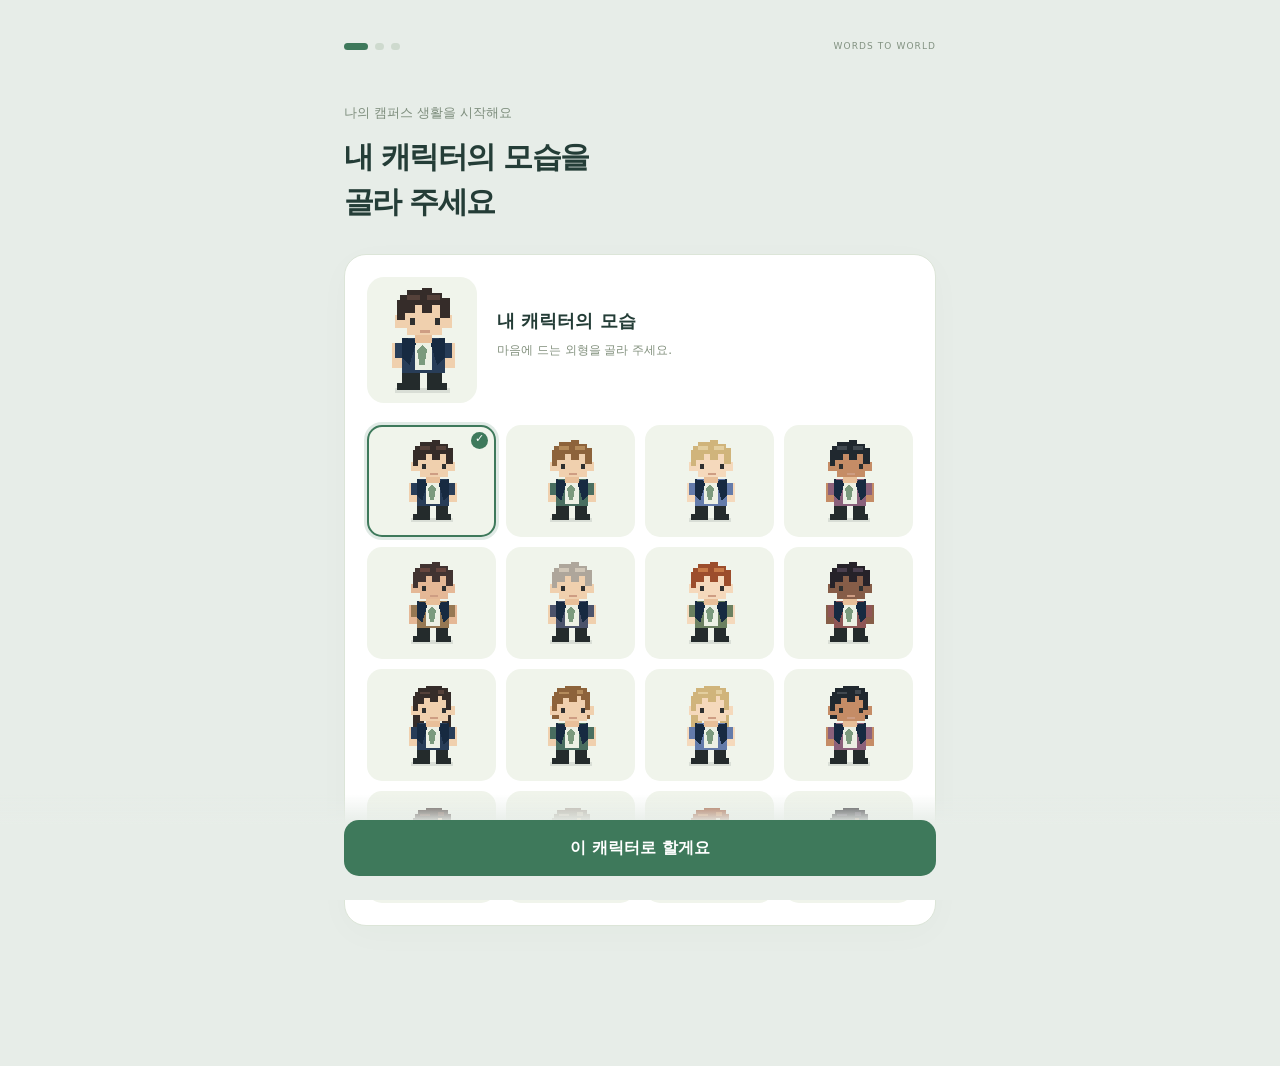
<file: index.html>
<!doctype html>
<html lang="ko" data-character-pending>
<head>
  <meta charset="utf-8">
  <meta name="viewport" content="width=device-width, initial-scale=1">
  <title>Words to World · 인천대학교</title>
  <link rel="stylesheet" href="./src/style.css">
  <link rel="stylesheet" href="./src/character/card.css">
  <link rel="stylesheet" href="./src/interaction/facilityExplorer.css">
  <link rel="stylesheet" href="./src/decisions/decisions.css">
  <link rel="stylesheet" href="./src/operations/operations.css">
  <link rel="stylesheet" href="./src/ui/confirm.css">
  <link rel="stylesheet" href="./src/reactions/reactions.css">
  <link rel="stylesheet" href="./src/experience/experience.css">
  <link rel="stylesheet" href="./src/game/calendar.css">
  <link rel="stylesheet" href="./src/game/history.css">
  <link rel="stylesheet" href="./src/festival/mapEvent.css">
  <script type="importmap">{"imports":{"three":"./vendor/three.module.js"}}</script>
</head>
<body>
  <header class="topbar">
    <div class="brand"><span class="brand-mark">W</span><div><span class="eyebrow">WORDS TO WORLD</span><h1>인천대학교 <span>송도캠퍼스</span></h1></div></div>
    <div class="metrics" aria-label="학교 운영 지표"><div><span>◈ 운영 예산</span><strong id="hud-budget">₩ 12.8억</strong><small id="hud-budget-note">선택 반영 0</small></div><div><span>♥ 학생 만족도</span><strong><span id="hud-satisfaction">76</span><em>/ 100</em></strong><small id="hud-satisfaction-note">선택 누적 0</small><i class="metric-gauge"><i id="sat-gauge"></i></i></div><div><span>★ 학교 평판</span><strong><span id="hud-reputation">68</span><em>/ 100</em></strong><small id="hud-reputation-note">선택 누적 0</small><i class="metric-gauge"><i id="rep-gauge"></i></i></div></div>
    <div class="header-actions"><button type="button" class="date" id="game-date" aria-haspopup="dialog" aria-expanded="false" aria-controls="game-calendar"><span class="date-icon" aria-hidden="true">▦<small>학사 일정</small></span><span class="date-text"><b id="game-date-label">2026년 3월 3일</b><span id="game-date-sub">1학기 · 학사 일정 보기</span><small id="game-semester">일시정지</small></span></button><button id="game-menu-open">☰ 메뉴</button></div>
  </header>
  <section class="game-calendar" id="game-calendar" role="dialog" aria-labelledby="game-calendar-title" hidden></section>
  <main id="map" aria-label="인천대학교 송도캠퍼스 3D 지도"></main>
  <section class="time-toolbar" aria-label="시간 조작">
    <span id="calendar-label">캠퍼스 운영</span><button id="time-toggle" aria-pressed="false">▶ 진행</button>
    <select id="game-speed" aria-label="시간 배속"><option value="1">1배속</option><option value="2">2배속</option></select>
  </section>
  <section class="campus-guide"><div id="narrator-portrait"></div><div><b id="narrator-name">캠퍼스 안내</b><p id="narrator-line">건물 위 !를 눌러 조치가 필요한 안건을 확인해 주세요.</p></div></section>
  <section class="goal-panel"><span id="goal-period"></span><b id="goal-title"></b><progress id="goal-progress" max="3" value="0"></progress><small id="goal-detail"></small><span id="term-evaluation"></span></section>
  <p id="game-notice" role="status" aria-live="polite"></p>
  <aside class="left-panel panel">
    <div class="section-heading"><h2>캠퍼스 운영</h2><span>시설 안내</span></div>
    <nav class="category-tabs" aria-label="시설 분류"></nav>
    <label class="facility-search">건물·매장 찾기<input id="facility-search" type="search" placeholder="건물명, 카페명, 호관·호실" autocomplete="off"></label>
    <select id="food-filter" aria-label="카페·식당 종류" hidden><option value="">전체</option><option value="cafe">카페</option><option value="restaurant">식당·음식점</option></select>
    <span id="facility-result-count" role="status"></span>
    <div id="facility-list" class="facility-list"></div>
    <div class="facility-detail" id="facility-detail" aria-live="polite"></div>
    <div id="facility-actions" role="region" aria-label="선택 건물 운영 메뉴"></div>

  </aside>
  <aside class="right-panel">
    <section class="panel reactions" aria-label="학생들의 목소리">
      <div class="section-heading"><h2>학생들의 목소리</h2><span class="count" id="decision-count">0</span></div>
      <p class="section-sub">건물 위 !는 조치가 필요한 안건이에요. 조치 효과와 반응은 다음 날 나타나요.</p>
      <p id="decision-notice" role="status"></p>
      <div id="decision-feed" aria-live="polite"></div>
      <details class="ambient-reactions"><summary>캠퍼스의 반응 <span id="reaction-count">0</span></summary><div id="reaction-list"></div></details>
    </section>
    <section class="panel finance"><div class="section-heading"><h2>이번 달 예산</h2><button id="ledger-open">정산 내역</button></div><div class="finance-row"><span>수입</span><b id="finance-income">0</b></div><div class="finance-row"><span>지출</span><b id="finance-expense">0</b></div><div class="balance"><span>월간 증감</span><strong id="finance-balance">0 원</strong></div></section>

    <section class="panel character-card" id="character-card" aria-label="내 캐릭터" hidden></section>
  </aside>
  <div class="map-controls">왼쪽 드래그 · 회전 <span>오른쪽 드래그 · 이동</span> 휠 · 확대·축소</div>
  <footer><span>© <a href="https://www.openstreetmap.org/copyright" target="_blank" rel="noreferrer">OpenStreetMap contributors · ODbL</a> · <a href="./public/data/SOURCE.md">지도 출처</a></span><span>초기 운영 수치와 즉시 조치 안건은 게임용 가상 설정입니다.</span></footer>
  <dialog id="game-menu"><div class="dialog-heading"><h2>총장 운영 보고서</h2><button data-close-dialog aria-label="메뉴 닫기">✕</button></div>

    <section id="metrics-history" aria-label="학교 운영 지표 추이"></section>
    <div class="menu-actions"><button id="save-game">저장하기</button><button id="load-game">불러오기</button><button id="new-game">새 게임</button><button id="sound-toggle" aria-pressed="false">소리 꺼짐</button></div>
    <label class="lighting-setting">캠퍼스 조명 <select id="lighting-mode"><option value="day">낮</option><option value="night">밤</option><option value="auto">낮·밤 순환</option></select></label>
    <p class="menu-help">운영은 자동 저장됩니다. 브라우저를 닫으면 시간이 멈춥니다.</p>
  </dialog>
  <dialog id="ledger-dialog"><div class="dialog-heading"><h2>학교 운영 정산</h2><button data-close-dialog aria-label="정산 닫기">✕</button></div><p id="budget-reconciled"></p><ul id="ledger-entries"></ul><p class="menu-help">등록금·시설 수익과 기본 운영비는 학기가 바뀔 때 정산합니다. 금액은 게임 설정입니다.</p></dialog>
  <dialog id="new-game-confirm"><h2>새 임기를 시작할까요?</h2><p>운영 기록과 날짜를 초기화합니다. 캐릭터는 유지합니다.</p><button data-close-dialog>취소</button><button id="confirm-new-game">새 게임 시작</button></dialog>
  <p id="status" role="status">캠퍼스를 불러오고 있습니다.</p>
  <script type="module" src="./src/interaction/gameViewport.js"></script>
  <script type="module" src="./src/main.js?v=dashboard-festival-1"></script>
</body>
</html>
</file>
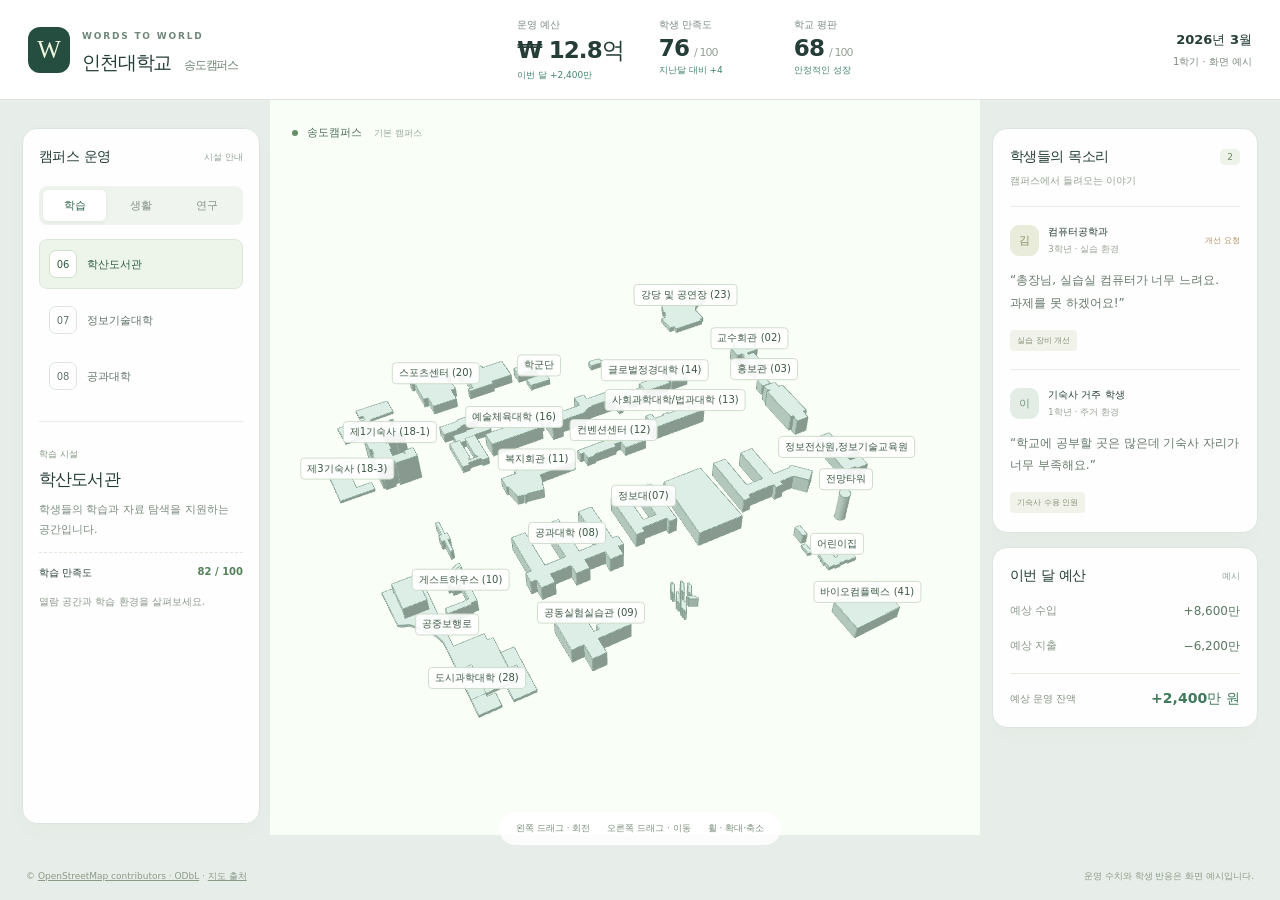
<file: dy/index.html>
<!doctype html>
<html lang="ko">
<head>
  <meta charset="utf-8">
  <meta name="viewport" content="width=device-width, initial-scale=1">
  <title>Words to World · 인천대학교</title>
  <link rel="stylesheet" href="./src/style.css">
  <script type="importmap">{"imports":{"three":"./vendor/three.module.js"}}</script>
</head>
<body>
  <header class="topbar">
    <div class="brand"><span class="brand-mark">W</span><div><span class="eyebrow">WORDS TO WORLD</span><h1>인천대학교 <span>송도캠퍼스</span></h1></div></div>
    <div class="metrics" aria-label="학교 운영 지표 예시"><div><span>운영 예산</span><strong>₩ 12.8억</strong><small>이번 달 +2,400만</small></div><div><span>학생 만족도</span><strong>76<em>/ 100</em></strong><small>지난달 대비 +4</small></div><div><span>학교 평판</span><strong>68<em>/ 100</em></strong><small>안정적인 성장</small></div></div>
    <div class="date"><b>2026년 3월</b><span>1학기 · 화면 예시</span></div>
  </header>
  <main id="map" aria-label="인천대학교 송도캠퍼스 3D 지도"></main>
  <section class="campus-caption"><span class="live-dot"></span> 송도캠퍼스 <span>기본 캠퍼스</span></section>
  <aside class="left-panel panel">
    <div class="section-heading"><h2>캠퍼스 운영</h2><span>시설 안내</span></div>
    <nav class="category-tabs" aria-label="시설 분류"><button data-category="study" aria-pressed="true">학습</button><button data-category="life" aria-pressed="false">생활</button><button data-category="research" aria-pressed="false">연구</button></nav>
    <div id="facility-list" class="facility-list"></div>
    <div class="facility-detail" id="facility-detail" aria-live="polite"></div>

  </aside>
  <aside class="right-panel">
    <section class="panel reactions"><div class="section-heading"><h2>학생들의 목소리</h2><span class="count">2</span></div><p class="section-sub">캠퍼스에서 들려오는 이야기</p>
      <article><div class="student"><span class="avatar">김</span><div><b>컴퓨터공학과</b><small>3학년 · 실습 환경</small></div><span class="priority">개선 요청</span></div><p>“총장님, 실습실 컴퓨터가 너무 느려요. 과제를 못 하겠어요!”</p><span class="tag">실습 장비 개선</span></article>
      <article><div class="student"><span class="avatar sage">이</span><div><b>기숙사 거주 학생</b><small>1학년 · 주거 환경</small></div></div><p>“학교에 공부할 곳은 많은데 기숙사 자리가 너무 부족해요.”</p><span class="tag">기숙사 수용 인원</span></article>
    </section>
    <section class="panel finance"><div class="section-heading"><h2>이번 달 예산</h2><span>예시</span></div><div class="finance-row"><span>예상 수입</span><b>+8,600만</b></div><div class="finance-row"><span>예상 지출</span><b>−6,200만</b></div><div class="balance"><span>예상 운영 잔액</span><strong>+2,400만 원</strong></div></section>
  </aside>
  <div class="map-controls">왼쪽 드래그 · 회전 <span>오른쪽 드래그 · 이동</span> 휠 · 확대·축소</div>
  <footer><span>© <a href="https://www.openstreetmap.org/copyright" target="_blank" rel="noreferrer">OpenStreetMap contributors · ODbL</a> · <a href="./public/data/SOURCE.md">지도 출처</a></span><span>운영 수치와 학생 반응은 화면 예시입니다.</span></footer>
  <p id="status" role="status">캠퍼스를 불러오고 있습니다.</p>
  <script type="module" src="./src/main.js?v=building-selection-2"></script>
</body>
</html>
</file>
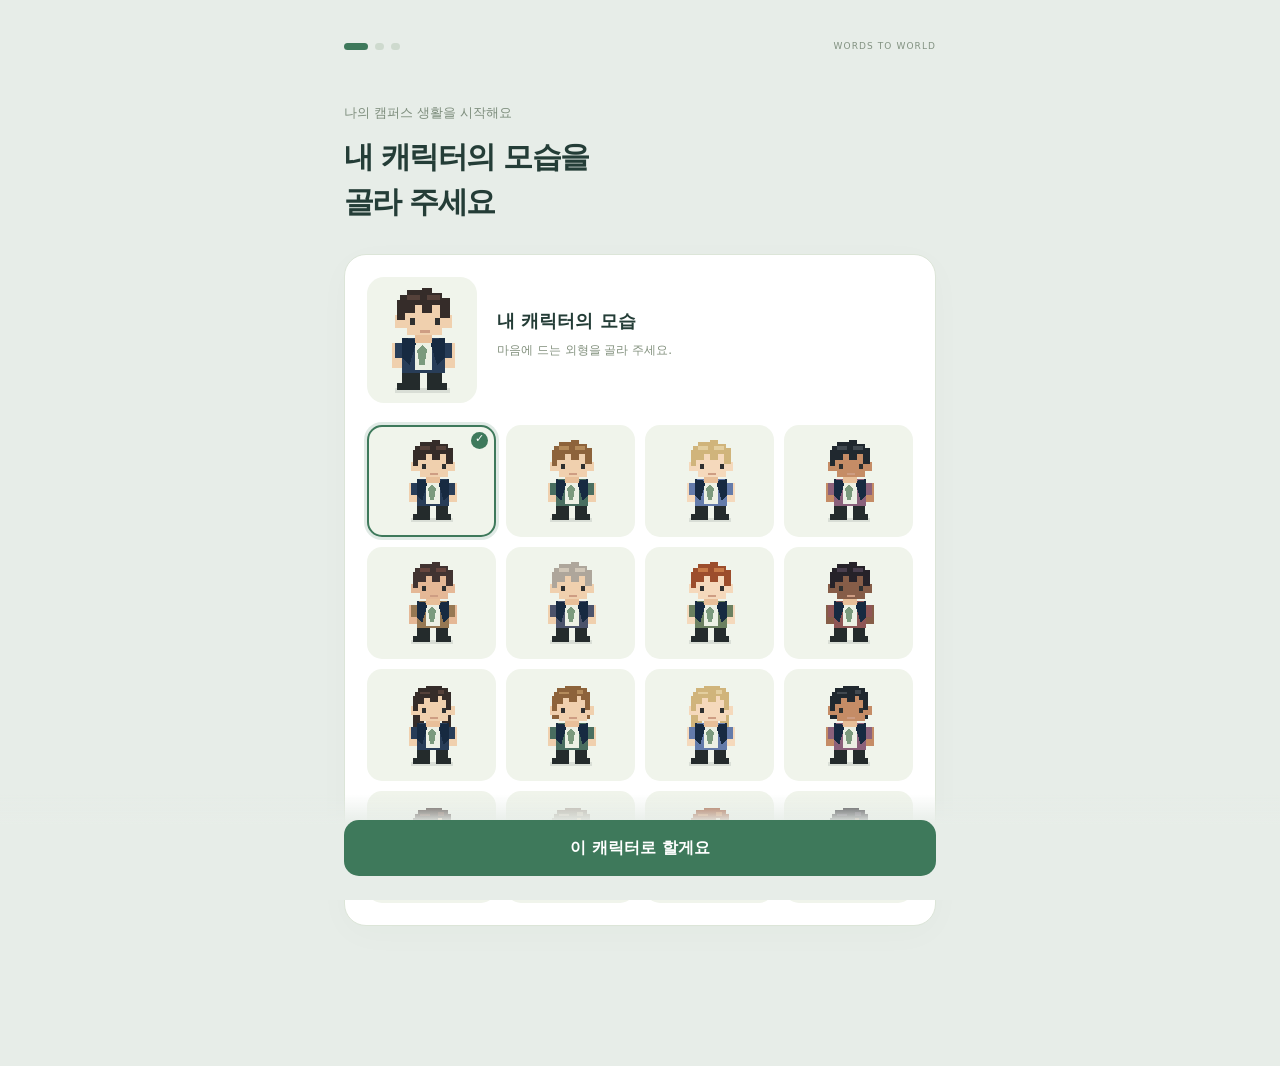
<file: character-create.html>
<!doctype html>
<html lang="ko">
<head>
<meta charset="utf-8"><meta name="viewport" content="width=device-width,initial-scale=1">
<title>나의 캐릭터 만들기 · Words to World</title>
<link rel="stylesheet" href="./src/character/character.css?v=4">
</head>
<body>
<main class="shell">
 <div class="top"><button class="back" id="back" aria-label="뒤로">←</button><div class="steps" aria-label="캐릭터 생성 단계"><span class="active"></span><span></span><span></span></div><span class="brand">WORDS TO WORLD</span></div>
 <div class="intro"><p id="subtitle">나의 캠퍼스 생활을 시작해요</p><h1 id="title">내 캐릭터의 모습을<br>골라 주세요</h1></div>
 <section id="appearance" class="card">
  <div class="selected-preview"><div class="large-portrait" id="selected-avatar"></div><div><strong>내 캐릭터의 모습</strong><p>마음에 드는 외형을 골라 주세요.</p></div></div>
  <div class="avatars" id="avatars" role="group" aria-label="캐릭터 외형 선택"></div>
 </section>
 <form id="information" class="card form" hidden>
  <label class="field"><span>이름</span><input id="name" name="name" maxlength="20" placeholder="이름을 입력해 주세요" autocomplete="off" required></label>
  <section class="major-section" aria-label="주전공 선택">
   <h2>주전공</h2>
   <div data-major="main"></div>
  </section>

  <label class="field"><span>국적</span><input id="nationality" name="nationality" value="대한민국" maxlength="40" required></label>
  <label class="field"><span>사는 도시</span><input id="city" name="city" value="서울시" maxlength="40" required></label>
  <div><span class="field-label">성별</span><div class="gender"><label><input type="radio" name="gender" value="남성" checked><span>남성</span></label><label><input type="radio" name="gender" value="여성"><span>여성</span></label><label><input type="radio" name="gender" value="선택 안 함"><span>선택 안 함</span></label></div></div>
  <details class="additional-majors">
   <summary>복수전공 · 부전공 추가 <span aria-hidden="true">⌄</span></summary>
   <section class="additional-major" aria-label="복수전공 선택">
    <label class="additional-toggle"><input type="checkbox" name="hasDouble" value="yes"><span>복수전공 선택</span></label>
    <div data-major="double" hidden></div>
   </section>
   <section class="additional-major" aria-label="부전공 선택">
    <label class="additional-toggle"><input type="checkbox" name="hasMinor" value="yes"><span>부전공 선택</span></label>
    <div data-major="minor" hidden></div>
   </section>
  </details>
  <p class="department-source">학과·학부·전공은 <a href="https://www.inu.ac.kr/inu/602/subview" target="_blank" rel="noreferrer">인천대학교 공식 대학 안내</a>와 <a href="https://www.inu.ac.kr/clis/12634/subview.do" target="_blank" rel="noreferrer">2026학년도 명칭 안내</a>를 참고했습니다.</p>
 </form>
 <section id="confirmation" class="card confirm-profile" hidden></section>
 <p class="error" id="error" role="alert" hidden></p>
</main>
<div class="bottom"><button class="primary" id="next">이 캐릭터로 할게요</button></div>
<script type="module">
import {initCharacter} from './src/character/index.js?v=4';
initCharacter().catch(() => {
 const error = document.querySelector('#error');
 error.textContent = '캐릭터 자료를 불러올 수 없습니다. 새로고침해 주세요.';
 error.hidden = false;
});
</script>
</body>
</html>
</file>
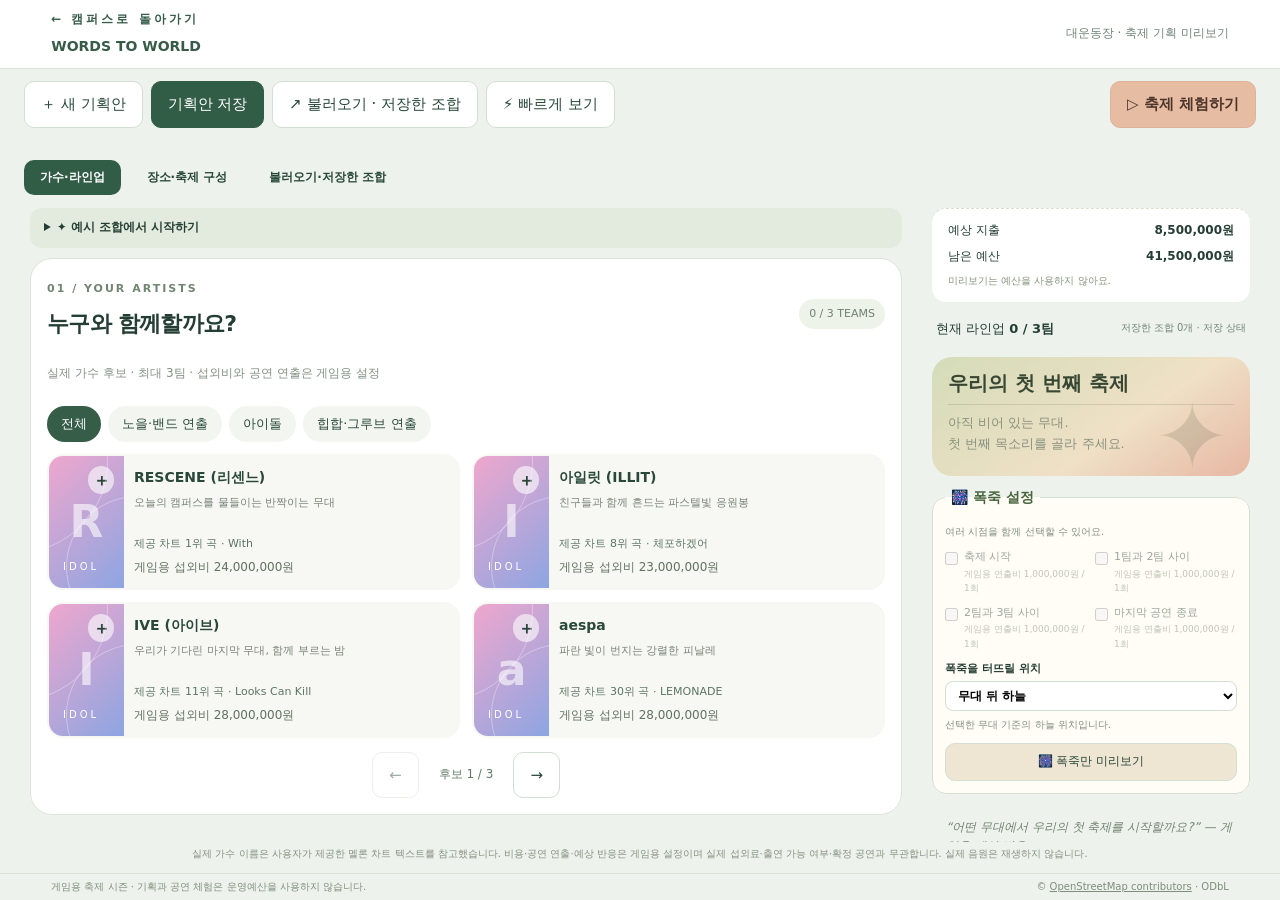
<file: festival.html>
<!doctype html><html lang="ko"><head><meta charset="utf-8"><meta name="viewport" content="width=device-width, initial-scale=1"><title>송도캠퍼스 대동제 · Words to World</title><link rel="stylesheet" href="./src/festival/style.css"><script type="importmap">{"imports":{"three":"./vendor/three.module.js"}}</script></head><body class="festival-page"><header class="festival-topbar"><a href="./index.html">← 캠퍼스로 돌아가기 <span>WORDS TO WORLD</span></a><span id="festival-season-info">대운동장 · 축제 스튜디오</span></header><main id="festival" aria-label="축제 기획"><p role="status">축제를 준비하고 있습니다.</p></main><footer class="festival-footer"><span>게임용 축제 시즌 · 기획과 공연 체험은 운영예산을 사용하지 않습니다.</span><span>© <a href="https://www.openstreetmap.org/copyright">OpenStreetMap contributors</a> · ODbL</span></footer><script type="module" src="./src/festival/page.js"></script></body></html>
</file>
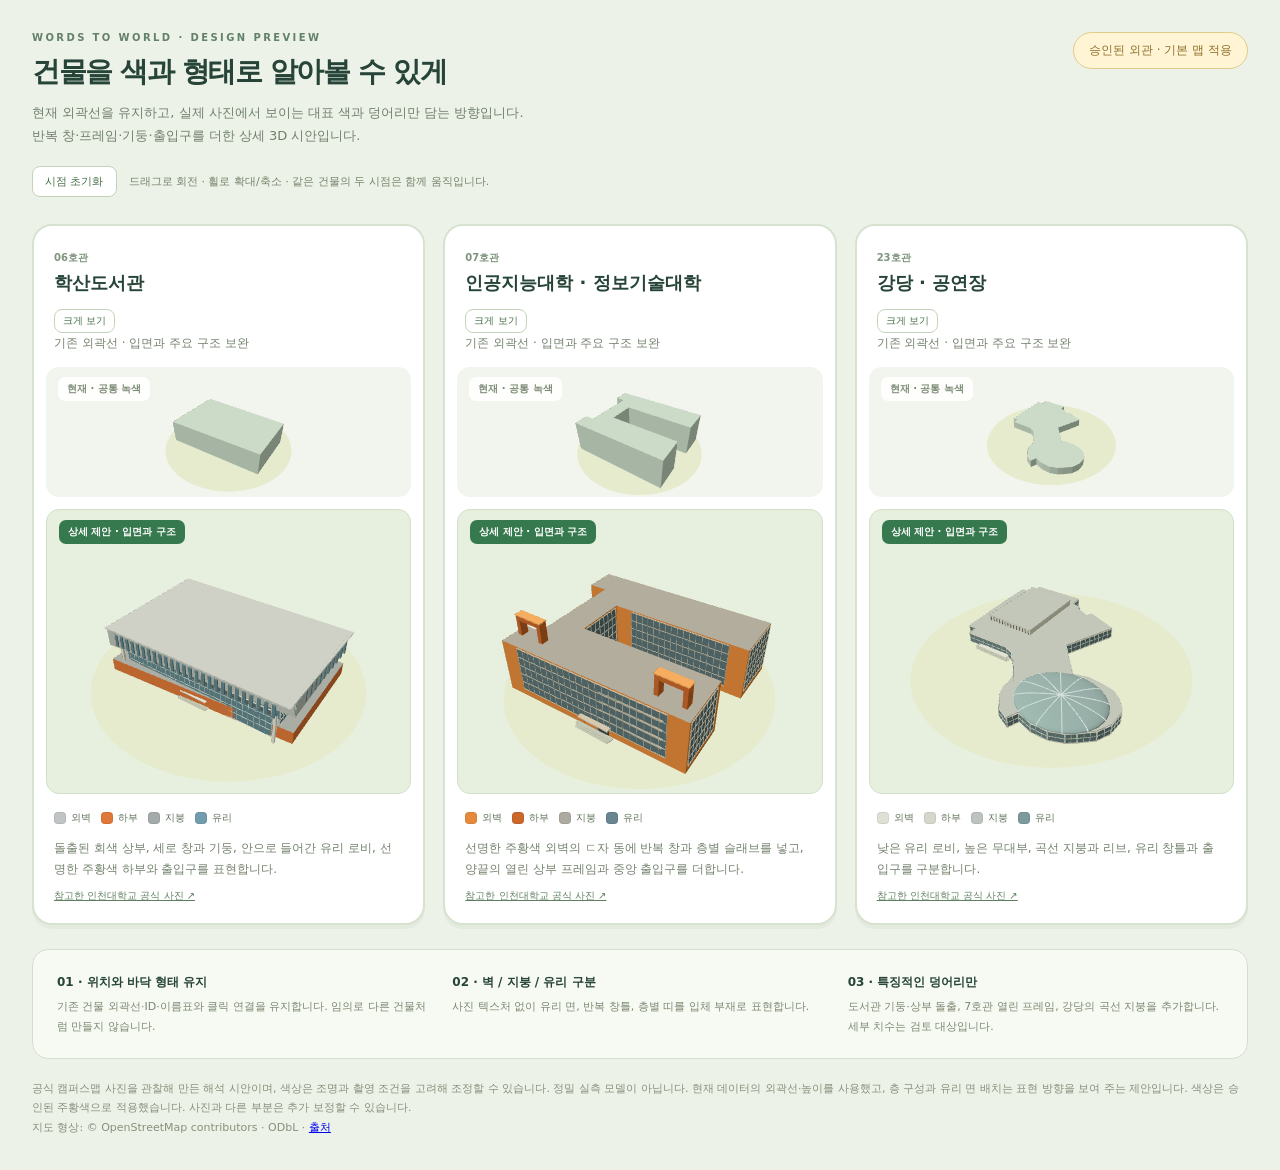
<file: previews/building-appearance.html>
<!doctype html>
<html lang="ko">
<head>
<meta charset="utf-8"><meta name="viewport" content="width=device-width, initial-scale=1">
<title>건물 외관 변경 시안 · Words to World</title>
<script type="importmap">{"imports":{"three":"../vendor/three.module.js"}}</script>
<style>
*{box-sizing:border-box}body{margin:0;background:#edf2e9;color:#264437;font-family:system-ui,-apple-system,sans-serif}main{max-width:1360px;margin:auto;padding:32px}header{display:flex;justify-content:space-between;align-items:flex-start;gap:20px}.brand{font-size:10px;letter-spacing:.24em;color:#63806a;font-weight:800}h1{font-size:28px;letter-spacing:-.05em;margin:10px 0}header p{font-size:13px;line-height:1.8;margin:0;color:#70806b}.badge{background:#fff4d4;border:1px solid #e1ca8c;color:#8f702c;border-radius:20px;padding:9px 15px;font-size:12px;white-space:nowrap}.cards{display:grid;grid-template-columns:repeat(3,1fr);gap:18px;margin-top:27px}.card{background:white;border:2px solid #d7e2d0;border-radius:20px;overflow:hidden;box-shadow:0 4px 0 #cbd8c44d}.card-head{padding:20px 20px 14px}.number{font-size:10px;color:#7e947b;font-weight:700}.card h2{font-size:18px;margin:6px 0}.card p{font-size:12px;color:#74826e;line-height:1.7;margin:0}.view{position:relative;margin:0 12px 12px;background:#f1f5ed;border-radius:13px;overflow:hidden}.view.current{height:160px}.view.proposed{height:205px;background:#e7f0df;border:1px solid #d1e0c6}.view canvas{width:100%;height:100%;display:block;touch-action:none}.view>span{position:absolute;top:10px;left:12px;font-size:10px;font-weight:700;background:#ffffffe0;border-radius:7px;padding:5px 9px;pointer-events:none;color:#7d8c76}.proposed>span{background:#37794e;color:white}.palette{display:flex;gap:10px;flex-wrap:wrap;padding:5px 20px 13px;font-size:10px;color:#60735a}.swatch{display:flex;align-items:center;gap:5px}.swatch i{width:12px;height:12px;border-radius:4px;border:1px solid #0001}.card-foot{padding:0 20px 20px}.card-foot a{display:inline-block;font-size:10px;margin-top:10px;color:#5f8060}.principles{display:grid;grid-template-columns:repeat(3,1fr);gap:20px;margin-top:24px;padding:21px 24px;border:1px solid #d3decc;border-radius:16px;background:#f7faf3}.principles b{font-size:12px}.principles p{font-size:11px;color:#7b8872;line-height:1.8;margin:6px 0 0}.note{font-size:11px;color:#86907b;line-height:1.8;margin:20px 0 0}#status{color:#976d2d}.toolbar{display:flex;gap:12px;align-items:center;margin-top:18px;font-size:11px;color:#74856a}button{background:#fff;border:1px solid #c4d4bb;border-radius:8px;color:#457047;padding:7px 12px;cursor:pointer;font:inherit}button:active{transform:translateY(1px)}@media(max-width:900px){.cards{grid-template-columns:1fr}.view.current{height:200px}.view.proposed{height:260px}.principles{grid-template-columns:1fr}header{display:block}.badge{display:inline-block;margin-top:15px}main{padding:20px}}
.view.current{height:130px}.view.proposed{height:285px}.card-head{position:relative}.expand-view{font-size:10px;padding:4px 8px;margin-top:8px}.card.is-expanded{grid-column:1/-1;display:grid;grid-template-columns:1fr 1fr}.card.is-expanded .card-head,.card.is-expanded .palette,.card.is-expanded .card-foot{grid-column:1/-1}.card.is-expanded .view{height:420px}.card.is-expanded .card-head{padding-bottom:10px}@media(max-width:900px){.card.is-expanded{display:block}.card.is-expanded .view{height:320px}}
</style>
</head>
<body><main>
<header><div><div class="brand">WORDS TO WORLD · DESIGN PREVIEW</div><h1>건물을 색과 형태로 알아볼 수 있게</h1><p>현재 외곽선을 유지하고, 실제 사진에서 보이는 대표 색과 덩어리만 담는 방향입니다.<br>반복 창·프레임·기둥·출입구를 더한 상세 3D 시안입니다.</p></div><span class="badge">승인된 외관 · 기본 맵 적용</span></header>
<div class="toolbar"><button id="reset">시점 초기화</button><span>드래그로 회전 · 휠로 확대/축소 · 같은 건물의 두 시점은 함께 움직입니다.</span></div>
<section class="cards" id="cards"></section>
<section class="principles"><div><b>01 · 위치와 바닥 형태 유지</b><p>기존 건물 외곽선·ID·이름표와 클릭 연결을 유지합니다. 임의로 다른 건물처럼 만들지 않습니다.</p></div><div><b>02 · 벽 / 지붕 / 유리 구분</b><p>사진 텍스처 없이 유리 면, 반복 창틀, 층별 띠를 입체 부재로 표현합니다.</p></div><div><b>03 · 특징적인 덩어리만</b><p>도서관 기둥·상부 돌출, 7호관 열린 프레임, 강당의 곡선 지붕을 추가합니다. 세부 치수는 검토 대상입니다.</p></div></section>
<p class="note">공식 캠퍼스맵 사진을 관찰해 만든 해석 시안이며, 색상은 조명과 촬영 조건을 고려해 조정할 수 있습니다. 정밀 실측 모델이 아닙니다. 현재 데이터의 외곽선·높이를 사용했고, 층 구성과 유리 면 배치는 표현 방향을 보여 주는 제안입니다. 색상은 승인된 주황색으로 적용했습니다. 사진과 다른 부분은 추가 보정할 수 있습니다.<br>지도 형상: © OpenStreetMap contributors · ODbL · <a href="../public/data/SOURCE.md">출처</a></p>
<p id="status" role="status">시안을 불러오는 중입니다.</p>
</main><script type="module" src="./building-appearance.js"></script></body></html>
</file>
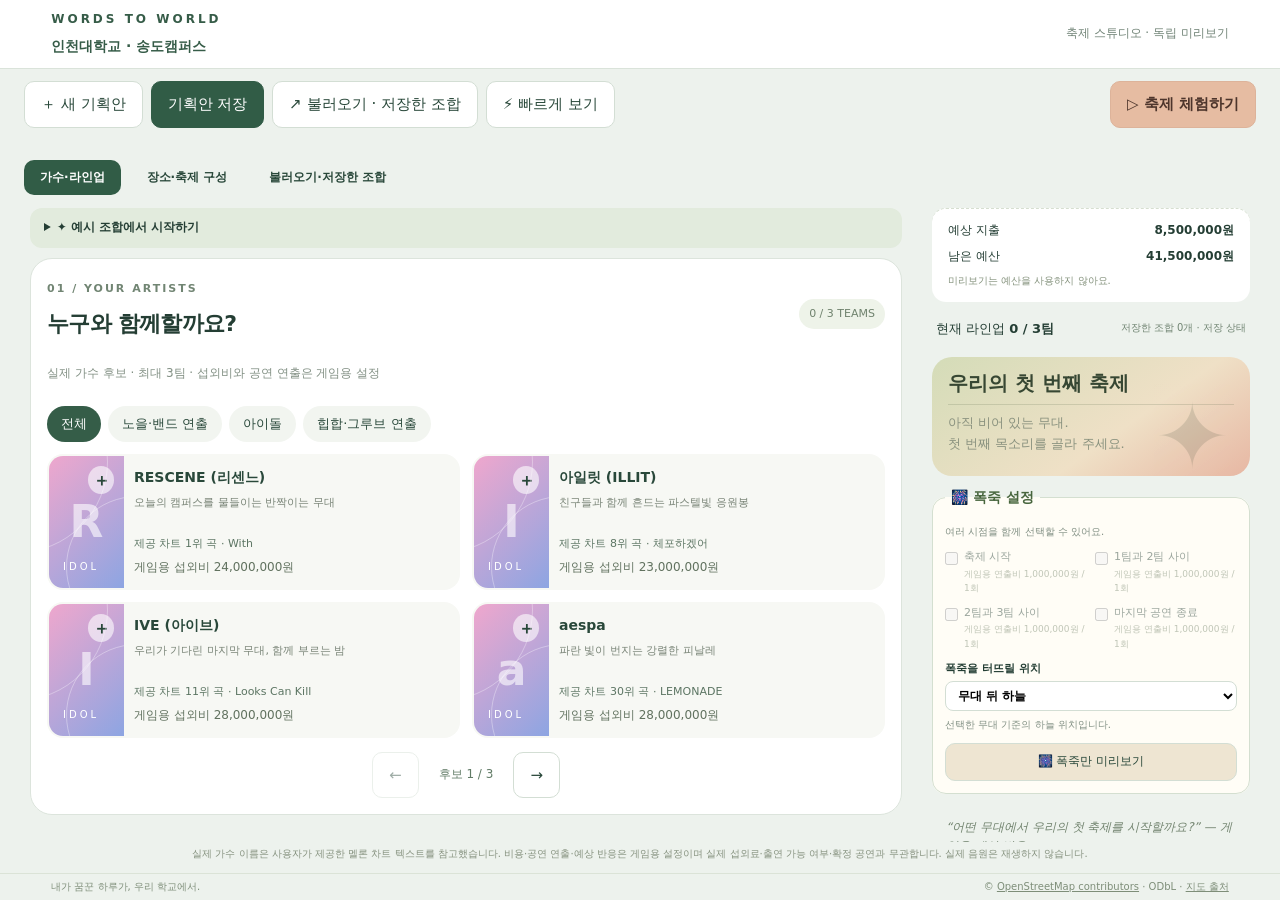
<file: src/festival/dev.html>
<!doctype html>
<html lang="ko">
<head>
  <meta charset="utf-8">
  <meta name="viewport" content="width=device-width, initial-scale=1">
  <title>우리의 캠퍼스, 오늘은 페스티벌 · Words to World</title>
  <meta name="description" content="좋아하는 가수로 하루의 라인업을 꾸미고, 인천대학교 송도캠퍼스에서 나만의 축제를 미리 만나 보세요.">
  <link rel="stylesheet" href="./style.css">
  <script type="importmap">{"imports":{"three":"../../vendor/three.module.js"}}</script>
</head>
<body class="festival-page">
  <header class="festival-topbar"><a href="../../index.html">WORDS TO WORLD <span>인천대학교 · 송도캠퍼스</span></a><span>축제 스튜디오 · 독립 미리보기</span></header>
  <main id="festival" aria-label="축제 기획"><p role="status">당신의 축제를 준비하고 있습니다…</p></main>
  <footer class="festival-footer"><span>내가 꿈꾼 하루가, 우리 학교에서.</span><span>© <a href="https://www.openstreetmap.org/copyright">OpenStreetMap contributors</a> · ODbL · <a href="../../public/data/SOURCE.md">지도 출처</a></span></footer>
  <script type="module" src="./dev.js"></script>
</body>
</html>
</file>
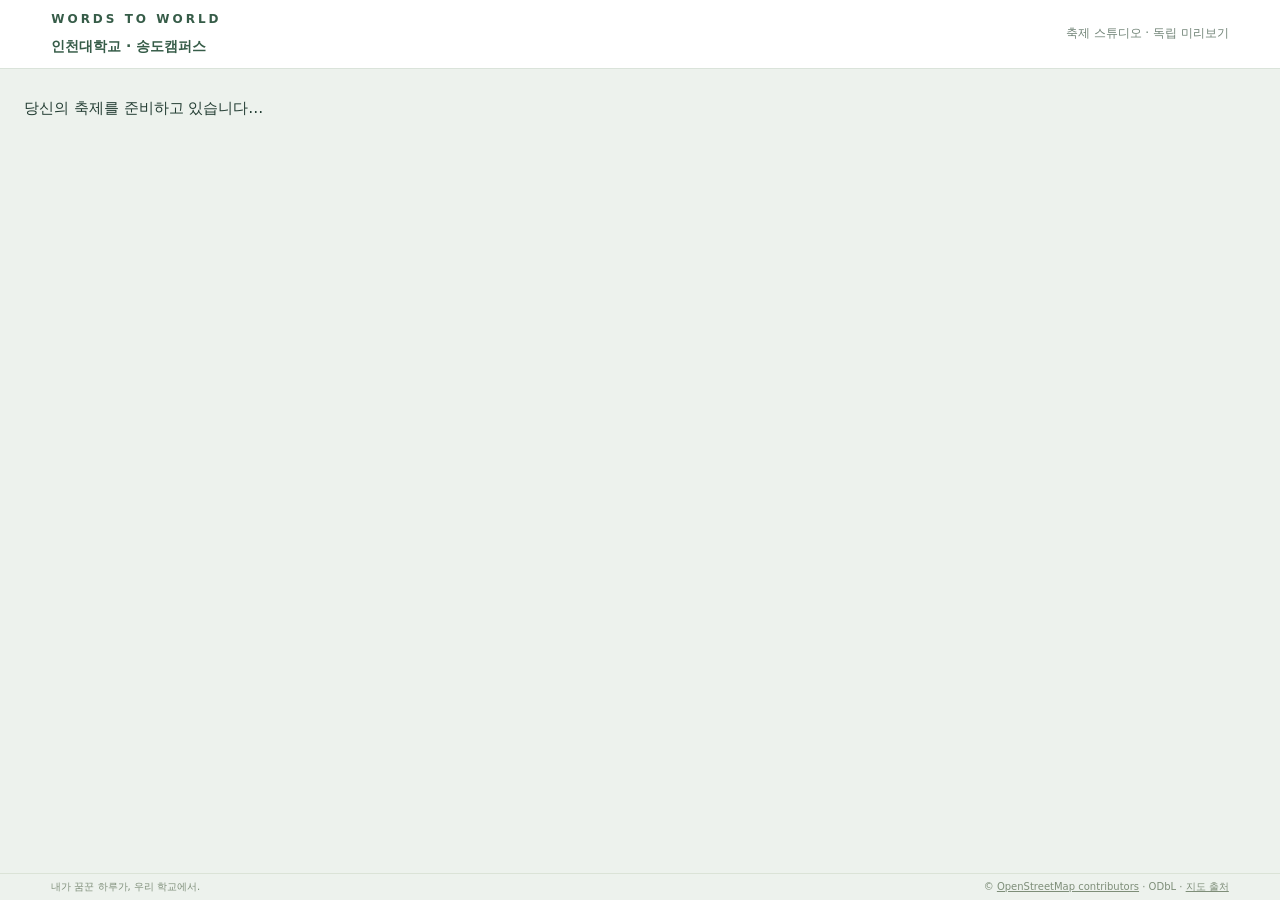
<file: src/festival/preview.html>
<!doctype html>
<html lang="ko">
<head>
  <meta charset="utf-8">
  <meta name="viewport" content="width=device-width, initial-scale=1">
  <meta http-equiv="refresh" content="0;url=./dev.html">
  <title>축제 스튜디오로 이동</title>
</head>
<body><p><a href="./dev.html">축제 스튜디오 열기</a></p></body>
</html>
</file>
<file: src/style.css>
* { box-sizing: border-box; }
:root { color: #243d37; font-family: system-ui, -apple-system, sans-serif; font-synthesis: none; }
body { margin: 0; overflow-x: hidden; overflow-y: auto; background: #e7ede8; }
button { font: inherit; cursor: pointer; }
button:focus-visible { outline: 2px solid #35836a; outline-offset: 3px; }
.topbar { position: absolute; z-index: 3; top: 0; left: 0; right: 0; height: 100px; padding: 20px 28px; background: #fffffff5; border-bottom: 1px solid #dce5df; display: flex; justify-content: space-between; align-items: center; gap: 20px; }
.brand { display: flex; align-items: center; gap: 12px; }
.brand-mark { display: grid; place-items: center; background: #254e40; color: #edf6dc; border-radius: 12px; width: 42px; height: 46px; font-family: Georgia, serif; font-size: 25px; }
.eyebrow { font-size: 9px; letter-spacing: .2em; font-weight: 750; color: #6f877b; }
h1 { font-size: 19px; margin: 7px 0 0; letter-spacing: -.06em; }
h1 span { font-size: 12px; font-weight: 500; margin-left: 7px; color: #708578; }
.metrics { display: flex; gap: 35px; }
.metrics>div { min-width: 100px; }
.metrics span, .metrics small { display: block; font-size: 10px; color: #7a887f; }
.metrics strong { display: block; font-size: 23px; letter-spacing: -.04em; margin: 3px 0; font-weight: 650; }
.metrics em { font-size: 11px; font-style: normal; color: #96a298; font-weight: 400; margin-left: 5px; }
.metrics small { color: #43836a; font-size: 9px; }
.date { text-align: right; }
.date b { display: block; font-size: 13px; }
.date span { display: block; font-size: 10px; margin-top: 6px; color: #7a887f; }
#map { position: absolute; top: 100px; left: 270px; right: 300px; bottom: 65px; }
#map canvas, .labels { position: absolute; inset: 0; width: 100%; height: 100%; }
#map canvas { display: block; touch-action: none; }
.panel { background: #fffffff2; border: 1px solid #dbe4dd; border-radius: 15px; box-shadow: 0 6px 25px #344f3905; }
.left-panel { position: absolute; left: 22px; top: 128px; bottom: 76px; width: 238px; padding: 19px 16px; overflow: auto; }
.section-heading { display: flex; align-items: center; justify-content: space-between; gap: 8px; }
h2 { font-size: 14px; margin: 0; letter-spacing: -.04em; }
.section-heading>span { font-size: 9px; color: #91a095; }
.category-tabs { display: flex; padding: 4px; background: #f0f4ef; border-radius: 8px; gap: 3px; margin: 20px 0 14px; }
.category-tabs button { flex: 1; border: 0; border-radius: 5px; padding: 8px 0; font-size: 11px; color: #819087; background: transparent; }
.category-tabs button[aria-pressed=true] { background: #fff; color: #2f654d; box-shadow: 0 1px 4px #1b392014; font-weight: 650; }
.facility-list { display: grid; gap: 6px; }
.facility-list button { border: 1px solid transparent; background: transparent; text-align: left; border-radius: 8px; display: flex; align-items: center; gap: 10px; padding: 10px 9px; color: #62746a; }
.facility-list button span { display: grid; place-items: center; width: 28px; height: 28px; border: 1px solid #dde5de; border-radius: 7px; font-size: 10px; }
.facility-list button b { font-size: 11px; font-weight: 500; }
.facility-list button[aria-pressed=true] { background: #edf4e9; border-color: #dbe7d6; color: #2c5942; }
.facility-list button[aria-pressed=true] span { background: #fff; border-color: #d0dfc9; }
.facility-detail { margin-top: 20px; border-top: 1px solid #e9ede7; padding-top: 20px; }
.detail-type { font-size: 9px; color: #849683; }
h3 { margin: 7px 0 9px; font-size: 17px; letter-spacing: -.05em; }
.facility-detail p { font-size: 11px; line-height: 1.8; color: #7a8b7e; margin: 0; }
.detail-metric { display: flex; justify-content: space-between; padding: 13px 0; margin: 12px 0 0; border-top: 1px dashed #e1e7dd; font-size: 10px; }
.detail-metric b { color: #538158; }
.facility-detail>small { font-size: 10px; line-height: 1.7; color: #8b978c; display: block; }
.semester-note { margin-top: 26px; padding: 15px; background: #f6f5ec; border-radius: 9px; }
.semester-note>span { font-size: 9px; color: #9b9475; }
.semester-note p { font-size: 12px; line-height: 1.7; margin: 8px 0 13px; color: #777653; }
.progress { height: 3px; background: #e5e4d1; border-radius: 3px; }
.progress i { display: block; height: 3px; width: 36%; background: #a4ad79; border-radius: 3px; }
.semester-note small { display: block; font-size: 8px; color: #a09e87; margin-top: 8px; }
.right-panel { position: absolute; right: 22px; top: 128px; width: 266px; bottom: 76px; overflow: auto; }
.reactions, .finance { padding: 19px 17px; }
.count { padding: 3px 7px; border-radius: 5px; background: #edf3e9; color: #6b8963 !important; }
.section-sub { font-size: 10px; color: #95a192; margin: 8px 0 18px; }
article { border-top: 1px solid #e9eee6; padding: 18px 0; }
article:last-child { padding-bottom: 0; }
.student { display: flex; gap: 9px; align-items: center; }
.avatar { width: 29px; height: 31px; display: grid; place-items: center; border-radius: 9px; background: #e9ecdb; color: #8a8e66; font-size: 11px; }
.avatar.sage { background: #e3ede6; color: #739782; }
.student b { display: block; font-size: 10px; font-weight: 600; }
.student small { display: block; margin-top: 4px; font-size: 9px; color: #9aa497; }
.priority { margin-left: auto; font-size: 8px; color: #b19061; }
article>p { font-size: 12px; line-height: 1.9; color: #667a6c; margin: 13px 0; word-break: keep-all; }
.tag { display: inline-block; font-size: 8px; padding: 5px 7px; color: #89937b; border-radius: 4px; background: #f1f3ea; }
.finance { margin-top: 14px; }
.finance-row { display: flex; justify-content: space-between; font-size: 11px; margin-top: 18px; color: #8c998b; }
.finance-row b { font-size: 12px; font-weight: 500; color: #597a61; }
.balance { margin-top: 18px; padding-top: 16px; border-top: 1px solid #e5eade; display: flex; align-items: center; justify-content: space-between; font-size: 10px; color: #82917e; }
.balance strong { font-size: 14px; color: #3d795a; }
.campus-caption { position: absolute; top: 125px; left: 292px; font-size: 11px; color: #526d5b; }
.campus-caption>span:last-child { margin-left: 8px; font-size: 9px; color: #99a697; }
.live-dot { display: inline-block; width: 6px; height: 6px; background: #668e65; border-radius: 50%; margin-right: 6px; }
.map-controls { position: absolute; bottom: 55px; left: 50%; transform: translateX(-50%); font-size: 9px; white-space: nowrap; color: #7b907f; background: #ffffffce; padding: 10px 17px; border-radius: 20px; }
.map-controls span { margin: 0 14px; }
footer { position: absolute; bottom: 17px; left: 26px; right: 26px; display: flex; justify-content: space-between; gap: 12px; font-size: 9px; color: #8b9b8a; }
a { color: inherit; }
.labels { pointer-events: none; overflow: hidden; }
.building-label { position: absolute; top: 0; left: 0; font-size: 10px; font-weight: 500; white-space: nowrap; color: #3c5946; background: #ffffffe6; border: 1px solid #cfdccd; border-radius: 4px; padding: 3px 6px; }
.building-label { pointer-events: auto; font-family: inherit; line-height: normal; }
.building-label:hover { background: #edf5e5; border-color: #6f967b; }
.left-panel.show-building-info .facility-detail { display: block; }
#status { position: absolute; top: 50%; left: 50%; transform: translate(-50%,-50%); background: white; padding: 18px 24px; border-radius: 10px; font-size: 13px; }

.game-screen { position: relative; transform-origin: top left; overflow: hidden; }
.right-panel { display: flex; flex-direction: column; gap: 14px; }
.right-panel > section { flex-shrink: 0; }
.finance { margin-top: 0; }
</file>
<file: src/character/card.css>
html[data-character-pending] body { visibility: hidden; }
.character-card { padding: 17px; flex-shrink: 0; }
.character-profile { display: flex; gap: 13px; align-items: center; margin-top: 15px; }
.character-portrait { width: 64px; height: 82px; border-radius: 10px; background: #edf3e7; display: grid; place-items: center; flex: none; }
.character-portrait svg { width: 49px; height: 70px; image-rendering: pixelated; }
.character-identity { min-width: 0; overflow-wrap: anywhere; }
.character-identity strong { display: block; font-size: 18px; letter-spacing: -.05em; }
.character-identity span { display: block; font-size: 11px; color: #708270; margin-top: 6px; }
.character-identity small { display: block; font-size: 10px; color: #9aa391; margin-top: 6px; }
.character-card dl { margin: 16px 0 0; padding-top: 13px; border-top: 1px solid #e8ede5; display: grid; grid-template-columns: auto 1fr; gap: 9px; font-size: 10px; }
.character-card dt { color: #879580; }
.character-card dd { margin: 0; text-align: right; color: #5d735f; overflow-wrap: anywhere; }
.character-edit { display: block; margin-top: 15px; padding: 8px 10px; background: #edf4e8; color: #527455; border: 1px solid #dce8d4; border-radius: 6px; font-size: 10px; text-align: center; text-decoration: none; }

/* 예산 카드와 같은 레이아웃 흐름에 두어 겹치지 않게 합니다. */
.right-panel { display:grid; grid-template-rows:minmax(180px,1fr) auto auto; gap:12px; overflow:hidden; }
.right-panel .reactions { min-height:0; display:flex; flex-direction:column; overflow:hidden; }
.right-panel #decision-feed { flex:1; min-height:0; max-height:none; }
.right-panel .ambient-reactions { flex:none; max-height:135px; overflow:auto; }
.right-panel .finance { padding:13px 16px; }
.right-panel .finance-row { margin-top:12px; }
.right-panel .balance { margin-top:12px; padding-top:12px; }
.right-panel .character-card { padding:12px 15px; max-height:235px; overflow:auto; }
.right-panel .character-profile { margin-top:8px; gap:10px; }
.right-panel .character-portrait { width:42px; height:54px; }
.right-panel .character-portrait svg { width:34px; height:48px; }
.right-panel .character-identity strong { font-size:15px; }
.right-panel .character-identity span { margin-top:3px; font-size:10px; }
.right-panel .character-identity small { margin-top:3px; font-size:9px; }
.student-details { font-size:10px; color:#6a836a; margin-top:8px; }
.student-details summary { cursor:pointer; }
.student-details dl { margin-top:8px; padding-top:8px; }
.right-panel .character-edit { font-size:10px; padding:5px 9px; margin-top:7px; }
</file>
<file: src/interaction/facilityExplorer.css>
.facility-search { display: grid; gap: 7px; margin: 16px 0 10px; font-size: 10px; color: #627c69; }
.left-panel .category-tabs { display: grid; grid-template-columns: repeat(3, minmax(0, 1fr)); gap: 4px; }
.left-panel .category-tabs button { font-size: 10px; line-height: 1.5; padding: 8px 2px; }
.building-rooms { list-style: none; padding: 0; margin: 8px 0 12px; display: grid; gap: 7px; }
.building-rooms li { padding: 9px; border-radius: 7px; background: #f1f5ed; }
.building-rooms strong { display: block; font-size: 10px; color: #49664f; font-weight: 500; }
.building-rooms span { display: block; margin-top: 4px; font-size: 10px; color: #7c8d77; }
.facility-detail .verification-note { margin-top: 10px; font-size: 10px; color: #8b8063; }
.source-date { display: block; margin-top: 4px; font-size: 9px; color: #8d9c86; }
.selection-highlight { position: absolute; box-sizing: border-box; pointer-events: none; border: 2px solid #d98b27; border-radius: 12px; background: #f7b34b12; box-shadow: 0 0 0 3px #ffffffb8, 0 0 17px #dd922b52; z-index: 1; }
.selection-highlight[hidden] { display: none; }
#map .labels { z-index: 2; }
#map .building-label.is-selected { color: #69451a; background: #fff3d8; border: 2px solid #cf872a; font-weight: 700; box-shadow: 0 2px 8px #794b222b; }
.facility-search input, #food-filter { width: 100%; border: 1px solid #dbe4da; border-radius: 7px; padding: 9px; color: #365741; background: #f6f8f3; font: inherit; font-size: 11px; }
#food-filter { margin-bottom: 9px; }
#food-filter[hidden] { display: none; }
#facility-result-count { display: block; margin-bottom: 7px; font-size: 10px; color: #82927e; }
#facility-list { max-height: 240px; overflow-y: auto; overscroll-behavior: contain; }
#facility-list button { width: 100%; }
#facility-list button>span { flex-shrink: 0; }
.facility-item-text { min-width: 0; }
.facility-item-text small { display: block; margin-top: 5px; font-size: 9px; line-height: 1.6; color: #7f8f7b; }
.inside-heading { font-size: 12px; margin: 20px 0 10px; color: #45654c; }
.place-card { border: 1px solid #e1e8dc; border-radius: 9px; padding: 11px; margin: 8px 0; background: #f8faf5; }
.place-card.is-selected { border-color: #649477; background: #eaf3e5; }
.place-type { font-size: 9px; color: #789173; }
.place-card h4 { font-size: 12px; margin: 5px 0; }
.facility-detail .place-location { color: #3f654b; font-size: 11px; line-height: 1.7; }
.locate-place { margin-top: 8px; padding: 6px 9px; border-radius: 6px; border: 1px solid #d6e3cf; color: #41694c; background: #edf4e8; font-size: 10px; }
.facility-source { display: inline-block; font-size: 9px; line-height: 1.6; margin-top: 9px; color: #648366; }
.location-precision, .facility-empty { font-size: 10px; line-height: 1.7; color: #899580; }
#facility-actions:empty { display: none; }
#facility-actions:not(:empty) { margin-top: 18px; padding-top: 16px; border-top: 1px solid #e1e8dc; }
</file>
<file: src/decisions/decisions.css>
/* 화면 지표의 숫자와 단위를 같은 줄에 표시합니다. */
.metrics strong #hud-satisfaction, .metrics strong #hud-reputation { display: inline; font-size: inherit; color: inherit; }
.decision-markers { position: absolute; inset: 0; pointer-events: none; z-index: 4; overflow: hidden; }
.decision-bubble { position: absolute; transform: translate(-50%, -50%); width: 32px; height: 35px; border-radius: 50% 50% 50% 5px; border: 2px solid #fff; box-shadow: 0 3px 10px #77512a38; background: #d68a32; color: #fff; font-size: 22px; font-weight: 800; line-height: 1; pointer-events: auto; cursor: pointer; }
.decision-bubble:hover, .decision-bubble:focus-visible { background: #a86018; outline: 3px solid #efc997; outline-offset: 2px; }
.decision-bubble.is-opened { background: #477b5d; }
.decision-bubble[hidden] { display: none; }
#decision-feed { position: relative; max-height: 430px; overflow-y: auto; overscroll-behavior: contain; padding: 4px; }
#decision-notice:empty { display: none; }
#decision-notice, .decision-error { font-size: 11px; line-height: 1.7; color: #9b5137; }
.decision-empty { margin: 0; padding: 14px 0; font-size: 12px; line-height: 1.9; color: #82927e; }
.reactions .decision-card { padding: 16px 12px; margin: 4px 0 10px; border: 3px solid transparent; border-radius: 12px; overflow-wrap: anywhere; }
.decision-heading { display: flex; align-items: center; gap: 7px; }
.decision-avatar { display: grid; place-items: center; width: 27px; height: 29px; flex-shrink: 0; background: #e7eddf; border-radius: 8px; font-size: 11px; color: #6b8463; }
.decision-heading b { font-size: 10px; line-height: 1.6; }
.decision-status { margin-left: auto; font-size: 9px; color: #9a773f; white-space: nowrap; }
.decision-card h3 { margin: 13px 0 7px; font-size: 14px; line-height: 1.6; color: #314e3a; }
.reactions .decision-story { font-size: 11px; line-height: 1.8; margin: 0 0 9px; }
.decision-location { border: 0; padding: 0; background: transparent; color: #81917c; text-decoration: underline; text-underline-offset: 3px; font-size: 9px; line-height: 1.7; text-align: left; }
.decision-choices { display: grid; gap: 7px; margin-top: 13px; }
.decision-choices button { width: 100%; border: 1px solid #d4e1ce; border-radius: 8px; padding: 10px; color: #3e6548; background: #f1f6ed; font-size: 11px; text-align: left; }
.decision-choices button:hover, .decision-choices button:focus-visible { background: #e3efdc; border-color: #789c70; }
.decision-result { margin-top: 13px; padding: 11px; border: 1px solid #dce8d5; border-radius: 9px; background: #f0f6eb; }
.decision-result strong { font-size: 11px; color: #3e6849; }
.decision-result p { font-size: 11px; line-height: 1.8; color: #6a8067; margin: 7px 0 0; }
.decision-result .decision-effects { color: #8d6529; font-weight: 650; }
.decision-card.is-resolved .decision-status { color: #71896a; }
.decision-card:focus, .decision-card:focus-within { outline: none; border-color: #789c68; background: #fbfdf8; }
.decision-result.is-pending { background: #f7f3e8; border-color: #ebe0c4; }
.decision-card.is-scheduled .decision-status { color: #8d6529; }

.care-note { font-size:10px; line-height:1.6; color:#a78150; margin:0 0 10px; flex:none; }
</file>
<file: src/operations/operations.css>
/* 4단계 편의시설·기숙사 운영 메뉴 (#facility-actions 안에 표시) */
.operations-menu { margin-top: 18px; border-top: 1px solid #e9ede7; padding-top: 16px; display: grid; gap: 10px; }
.ops-title { margin: 0 0 2px; font-size: 14px; letter-spacing: -.04em; }
.ops-card, .ops-summary { border: 1px solid #e1e8df; border-radius: 10px; padding: 11px 11px 10px; background: #fbfcf9; }
.ops-summary { background: #f4f6ee; }
.ops-type { font-size: 9px; color: #849683; }
.ops-card h4 { margin: 4px 0 3px; font-size: 13px; letter-spacing: -.04em; color: #2c4a3b; }
.ops-choice { display: flex; gap: 4px; padding: 3px; background: #eef2ec; border-radius: 7px; margin-bottom: 8px; }
.ops-choice button { flex: 1; border: 0; border-radius: 5px; padding: 6px 0; font-size: 11px; color: #74877b; background: transparent; }
.ops-choice button[aria-pressed=true] { background: #fff; color: #2f654d; font-weight: 650; box-shadow: 0 1px 4px #1b392014; }
.ops-row { display: flex; justify-content: space-between; gap: 8px; font-size: 10px; color: #7d8d80; padding: 3px 0; }
.ops-row b { font-weight: 550; color: #4f7259; white-space: nowrap; }
.ops-row b.ops-negative { color: #b0644f; }
.ops-select { display: grid; gap: 4px; font-size: 10px; color: #7d8d80; margin-bottom: 8px; }
.ops-select select { font: inherit; font-size: 11px; color: #2f4a3c; padding: 5px 6px; border: 1px solid #d4e0d6; border-radius: 6px; background: #fff; }
.ops-note { display: block; margin-top: 6px; font-size: 9px; line-height: 1.6; color: #98a397; }
.ops-place { display: block; margin-bottom: 9px; font-size: 9px; line-height: 1.6; color: #8b978c; }
.ops-choice button:disabled, .ops-select select:disabled { cursor: not-allowed; opacity: .55; }
.ops-locked { color: #b0644f; }
.ops-intro { margin: 0; font-size: 10px; line-height: 1.7; color: #7d8d80; }
.ops-plan { margin-top: 9px; padding-top: 9px; border-top: 1px dashed #dfe7dc; }
.ops-plan-title { display: block; font-size: 10px; font-weight: 650; color: #2f654d; margin-bottom: 6px; }
.ops-planned { color: #2f654d; font-weight: 600; }
.ops-open { color: #6c8a73; }
.ops-next { display: block; margin-top: 8px; }
/* 학기 운영 계획 결정 기간 안내 */
.term-plan-notice { position: fixed; z-index: 20; top: 108px; left: 50%; transform: translateX(-50%); display: grid; gap: 2px; max-width: min(520px, calc(100vw - 32px)); padding: 9px 16px; border-radius: 12px; background: #254e40; color: #eef6e8; font-size: 11px; line-height: 1.5; box-shadow: 0 8px 24px #13241c33; text-align: center; }
.term-plan-notice b { font-size: 12px; }
</file>
<file: src/ui/confirm.css>
/* 총장 결정 확인 창 (src/ui/confirm.js) */
.ui-confirm { position: fixed; inset: 0; z-index: 50; display: grid; place-items: center; padding: 16px; background: #1d2e2680; }
.ui-confirm-box { width: min(420px, 100%); max-height: calc(100dvh - 32px); overflow: auto; background: #fff; border-radius: 14px; padding: 20px 20px 16px; box-shadow: 0 20px 50px #13241c40; }
.ui-confirm-box h3 { margin: 0 0 14px; font-size: 16px; letter-spacing: -.04em; line-height: 1.4; color: #243d37; }
.ui-confirm-table { width: 100%; border-collapse: collapse; font-size: 12px; margin-bottom: 10px; }
.ui-confirm-table th, .ui-confirm-table td { padding: 6px 4px; border-bottom: 1px solid #edf1eb; text-align: right; font-weight: 500; }
.ui-confirm-table th:first-child { text-align: left; color: #6f8277; font-weight: 500; }
.ui-confirm-table tr:first-child th { font-size: 10px; color: #98a397; }
.ui-confirm-table tr.changed td:last-child { color: #2f654d; font-weight: 700; }
.ui-confirm-note { margin: 6px 0 0; font-size: 11px; line-height: 1.6; color: #6c7d72; }
.ui-confirm-buttons { display: flex; justify-content: flex-end; gap: 8px; margin-top: 16px; }
.ui-confirm-buttons button { border-radius: 8px; padding: 8px 14px; font-size: 12px; border: 1px solid #d4e0d6; background: #fff; color: #3c5946; }
.ui-confirm-buttons .ui-confirm-ok { background: #2f654d; border-color: #2f654d; color: #fff; font-weight: 650; }
</file>
<file: src/reactions/reactions.css>
/* 5단계 학생 반응 패널. 기본 모양은 style.css의 .reactions article을 따릅니다. */
.reactions article .priority { white-space: nowrap; }
.reactions article.reaction-complaint .priority { color: #b19061; }
.reactions article.reaction-resolved .priority, .reactions article.reaction-praise .priority { color: #4f8a62; }
.reactions article.reaction-eased .priority { color: #7d9a6c; }
.reactions article.reaction-event .priority { color: #8a96a6; }
.reactions article.reaction-resolved > p, .reactions article.reaction-praise > p { color: #4f7a5d; }
.reaction-empty { font-size: 11px; color: #a5b0a3; margin: 10px 0 0; }
</file>
<file: src/experience/experience.css>
:root{--green:#28734f;--gold:#a57616;--orange:#d48329}
button,select{font:inherit}button{transition:transform .12s,background .12s}button:active{transform:translateY(2px)}
.panel{border:2px solid #d4e2d5;box-shadow:0 4px 0 #bfd1c45c;border-radius:18px}
.metrics strong{font-family:ui-rounded,system-ui,sans-serif;font-weight:800;font-variant-numeric:tabular-nums}.metrics>div:first-child strong{color:var(--gold)}
.metric-gauge{display:block;height:5px;margin-top:6px;background:#dce8dc;border-radius:6px;overflow:hidden}.metric-gauge i{display:block;height:100%;background:#3c9562;transition:width .7s}
#game-menu-open,.time-toolbar button,.time-toolbar select,.finance button,dialog button,dialog select{border:1px solid #b7d1bd;background:#fff;color:#315c42;border-radius:8px;padding:7px 10px;box-shadow:0 2px 0 #c1d2c3;font-size:11px;font-weight:650}
#game-menu-open{margin-top:7px}.date{min-width:145px}.date span{margin-top:3px}.topbar{height:110px;padding:14px 24px}
#map{top:160px;bottom:155px;border:2px solid #c6d9bc;border-radius:22px;overflow:hidden;background:#d1e3c8}
.time-toolbar{position:absolute;top:120px;left:278px;right:306px;display:flex;align-items:center;gap:7px;font-size:11px}.time-toolbar>span{margin-right:auto;font-weight:700;color:#4c7450}#time-toggle{background:#2e7951;color:white;border-color:#276343}
.left-panel,.right-panel{top:128px}.campus-guide{position:absolute;left:286px;right:316px;top:170px;z-index:5;display:flex;gap:10px;align-items:center;pointer-events:none;padding:9px 14px;background:#fffffff0;border:1px solid #d1dfcb;border-radius:14px;box-shadow:0 3px 0 #bed0b755;max-width:440px}
#narrator-portrait{width:30px;height:42px;flex:none}#narrator-portrait svg{width:100%;height:100%;image-rendering:pixelated}.campus-guide b{font-size:10px;color:#38764f}.campus-guide p{font-size:11px;margin:4px 0 0;line-height:1.5;color:#526c4d}
.goal-panel{position:absolute;bottom:62px;left:280px;right:310px;min-height:78px;background:#fffdf2;border:2px solid #d4bd78;border-radius:14px;padding:11px 16px;display:grid;grid-template-columns:1fr auto;gap:4px 14px;font-size:10px;box-shadow:0 3px 0 #c7b77f55}.goal-panel>b{font-size:13px;grid-column:1}.goal-panel>span:first-child{color:#93752f}.goal-panel progress{grid-column:2;grid-row:2;width:110px;accent-color:#388450}.goal-panel small{color:#7b8056}.goal-panel>span:last-child{color:#587153;text-align:right;grid-column:2;grid-row:3}
.map-controls{bottom:146px;z-index:4;padding:7px 13px}.ambient-reactions{margin-top:15px;border-top:1px solid #dce5d9;padding-top:12px;font-size:11px}.ambient-reactions summary{cursor:pointer;font-weight:700;color:#497454}.ambient-reactions #reaction-list{max-height:300px;overflow:auto}
#game-notice{position:absolute;top:111px;left:25px;width:232px;font-size:10px;color:#a46616;z-index:6;margin:0}#game-notice:empty{display:none}
dialog{position:fixed;inset:0;margin:auto;border:2px solid #adc6ae;border-radius:20px;background:#f9fcf6;color:#294733;width:min(480px,90vw);max-height:85vh;overflow:auto;padding:23px;box-shadow:0 15px 60px #152c3040}dialog::backdrop{background:#193d345c;backdrop-filter:blur(3px)}.dialog-heading{display:flex;justify-content:space-between;align-items:center;gap:15px;margin-bottom:16px}.dialog-heading h2{font-size:18px}.menu-actions{display:grid;grid-template-columns:1fr 1fr;gap:12px;margin:20px 0}.lighting-setting{display:flex;align-items:center;justify-content:space-between;font-size:12px}.menu-help{font-size:11px;line-height:1.8;color:#728471}.character-card{margin:0}.character-identity strong{font-size:20px}#ledger-dialog{width:min(680px,90vw)}#ledger-entries{padding:0;list-style:none;font-size:11px;max-height:50vh;overflow:auto}#ledger-entries li{display:flex;justify-content:space-between;gap:20px;padding:12px 4px;border-bottom:1px solid #dce4d5}#ledger-entries b{flex-shrink:0;color:#9a741b}#budget-reconciled{font-size:12px;font-weight:700}#new-game-confirm p{font-size:13px;line-height:1.8}
.feedback-layer{position:absolute;inset:0;pointer-events:none;z-index:9;overflow:hidden}.floating-effect{position:absolute;transform:translate(-50%,-100%);background:#fff7d8;border:2px solid #d0a549;border-radius:12px;padding:10px 14px;box-shadow:0 3px 0 #78571744;text-align:center;white-space:nowrap}.floating-effect b{display:block;color:#8e6613;font-size:15px}.floating-effect span{display:block;margin-top:4px;font-size:11px;color:#476741}.decision-marker{background:#f5ac3b!important;box-shadow:0 3px 0 #966125!important}.decision-choices button{border-width:2px!important;box-shadow:0 2px 0 #c1d4bf}.building-label{border-radius:6px;box-shadow:0 2px 0 #83a07733}.selection-highlight{border-width:3px}
@media(prefers-reduced-motion:reduce){*{transition:none!important;animation:none!important}}
</file>
<file: src/game/calendar.css>
/* 상단 날짜 버튼 */
.date { display: flex; align-items: center; gap: 12px; background: none; border: 1px solid #dce5df; color: inherit; padding: 8px 12px 8px 10px; border-radius: 14px; text-align: right; }
.date .date-icon { margin-top: 0; display: grid; justify-items: center; gap: 2px; padding: 6px 8px; border-radius: 10px; background: #254e40; color: #edf6dc; }
.date-icon small { font-size: 9px; font-weight: 650; letter-spacing: -.02em; }
.date .date-text { display: block; margin-top: 0; color: inherit; font-size: inherit; }
.date:hover, .date[aria-expanded="true"] { background: #eef4ef; border-color: #b9cdc1; }
.date b::after { content: ''; display: inline-block; width: 6px; height: 6px; margin-left: 8px; border-right: 1.5px solid currentColor; border-bottom: 1.5px solid currentColor; transform: translateY(-3px) rotate(45deg); }
.date[aria-expanded="true"] b::after { transform: translateY(0) rotate(-135deg); }

/* 학사 일정 달력 창 */
.game-calendar { position: absolute; z-index: 6; top: 92px; right: 22px; width: 380px; max-height: 760px; overflow: auto; padding: 16px; background: #fff; border: 1px solid #dce5df; border-radius: 18px; box-shadow: 0 18px 40px #1d3a3022; }
.game-calendar[hidden] { display: none; }
.calendar-head { display: flex; align-items: center; gap: 6px; }
.calendar-head h2 { flex: 1; margin: 0; font-size: 16px; letter-spacing: -.04em; text-align: center; }
.calendar-head button { border: 1px solid #dce5df; background: #fff; color: #243d37; border-radius: 9px; height: 30px; min-width: 30px; font-size: 13px; }
.calendar-head button:hover:not([disabled]) { background: #eef4ef; }
.calendar-head button[disabled] { opacity: .35; cursor: default; }
.calendar-nav { font-size: 18px !important; line-height: 1; }
.calendar-today { padding: 0 10px; font-size: 11px !important; font-weight: 650; }
.calendar-close { border: 0 !important; font-size: 18px !important; color: #7a887f !important; }

.calendar-legend { display: flex; gap: 12px; margin: 10px 0 8px; font-size: 10px; color: #7a887f; }
.calendar-legend i { display: inline-block; width: 8px; height: 8px; border-radius: 3px; margin-right: 5px; vertical-align: -1px; }
.calendar-legend .is-academic i { background: #35836a; }
.calendar-legend .is-holiday i { background: #d0564b; }

.calendar-grid { display: grid; grid-template-columns: repeat(7, minmax(0, 1fr)); gap: 3px; }
.calendar-weekday { padding: 4px 0; font-size: 10px; font-weight: 650; text-align: center; color: #7a887f; }
.calendar-day { display: flex; flex-direction: column; align-items: stretch; gap: 2px; min-height: 52px; padding: 4px 3px; border: 1px solid transparent; border-radius: 9px; background: #f6f9f6; color: #243d37; text-align: left; overflow: hidden; }
.calendar-day.is-empty { background: none; }
.calendar-day:hover { border-color: #b9cdc1; }
.calendar-day.is-selected { border-color: #35836a; background: #e8f3ec; }
.calendar-number { font-size: 11px; font-weight: 650; padding-left: 2px; }
.calendar-weekday.is-red, .calendar-day.is-red .calendar-number { color: #c2483e; }
.calendar-weekday.is-saturday, .calendar-day.is-saturday .calendar-number { color: #3b6fb0; }
.calendar-day.is-today .calendar-number { display: inline-grid; place-items: center; align-self: flex-start; min-width: 20px; height: 20px; padding: 0 4px; border-radius: 10px; background: #254e40; color: #fff; }
.calendar-chip { display: block; padding: 1px 3px; border-radius: 4px; font-size: 8.5px; line-height: 1.3; white-space: nowrap; overflow: hidden; text-overflow: ellipsis; }
.calendar-chip.is-academic { background: #dcefe4; color: #24604c; }
.calendar-chip.is-holiday { background: #fbe3e0; color: #a33a31; }
.calendar-more { font-size: 8.5px; color: #7a887f; padding-left: 3px; }

.calendar-detail { margin-top: 12px; padding-top: 12px; border-top: 1px solid #e6ece8; }
.calendar-detail h3 { margin: 0 0 8px; font-size: 12px; }
.calendar-list { list-style: none; margin: 0; padding: 0; display: grid; gap: 6px; }
.calendar-list li { display: grid; grid-template-columns: 8px 1fr auto; align-items: baseline; gap: 8px; font-size: 11px; }
.calendar-list b { font-weight: 550; }
.calendar-list time { font-size: 10px; color: #7a887f; white-space: nowrap; }
.calendar-dot { width: 7px; height: 7px; border-radius: 50%; }
.calendar-list .is-academic .calendar-dot { background: #35836a; }
.calendar-list .is-holiday .calendar-dot { background: #d0564b; }
.calendar-empty { margin: 0; font-size: 11px; color: #7a887f; }
.calendar-source { margin: 12px 0 0; font-size: 9px; color: #96a298; }
.calendar-chip.is-continue { height: 5px; padding: 0; margin: 3px -3px; border-radius: 0; opacity: .8; }

/* 메뉴와 달력이 서로 다른 버튼으로 함께 보이도록 배치합니다. */
.header-actions { display:flex; align-items:center; gap:10px; }
.header-actions .date { min-width:0; gap:8px; padding:7px 9px; }
.header-actions #game-menu-open { margin:0; white-space:nowrap; }
.header-actions .date-icon { padding:5px 6px; font-size:20px; }
.header-actions .date-text { max-width:170px; }
.header-actions #game-date-sub { max-width:170px; overflow:hidden; text-overflow:ellipsis; white-space:nowrap; font-size:9px; }
.header-actions #game-semester { font-size:9px; color:#63856a; }
.time-toolbar > span { max-width:220px; overflow:hidden; text-overflow:ellipsis; white-space:nowrap; }
.game-calendar { z-index:12; top:112px; max-height:calc(100% - 140px); }
</file>
<file: src/game/history.css>
#game-menu{width:min(860px,94vw);max-height:90vh;background:#f8fbf7}.history-intro{font-size:12px;color:#7a8e7e;margin:0 0 14px}.history-metrics{display:grid;grid-template-columns:repeat(3,1fr);gap:10px}.history-metrics button{display:grid;gap:6px;text-align:left;padding:14px;background:#fff;border:1px solid #d7e3d8;box-shadow:none}.history-metrics button[aria-pressed=true]{background:#eaf4e9;border:2px solid #4d9a6b;padding:13px}.history-metrics span{font-size:11px;color:#78917d}.history-metrics strong{font-size:21px;font-variant-numeric:tabular-nums;color:#305f43}.history-metrics button:first-child strong{color:#a47921}.history-metrics small{font-size:10px;color:#7e9380}.history-tools{display:flex;align-items:center;justify-content:space-between;margin:20px 0 16px;font-size:10px;color:#849584}.history-tools div{display:flex;gap:5px}.history-tools button{box-shadow:none;font-size:10px;padding:6px 9px}.history-tools button[aria-pressed=true]{background:#2f7a51;color:white}.history-readout{display:flex;align-items:baseline;gap:12px;flex-wrap:wrap}.history-readout b{font-size:22px;font-variant-numeric:tabular-nums}.history-readout span{font-size:11px;color:#42835a}.history-readout span[data-direction=down]{color:#bb725b}.history-readout small{display:block;width:100%;font-size:10px;color:#839683}.history-plot{margin-top:12px;border:1px solid #e1e9df;background:#fff;border-radius:12px;overflow:hidden}.history-plot svg{width:100%;display:block;touch-action:pan-y}.history-inspect{display:flex;align-items:center;gap:15px;font-size:10px;color:#7f927f;margin-top:10px}.history-inspect input{flex:1;accent-color:#347f54}.history-footnote{font-size:10px;color:#8b9988;line-height:1.7;margin:10px 0 0}#game-menu .menu-actions{display:flex;gap:8px;flex-wrap:wrap;border-top:1px solid #dbe5d9;padding-top:16px;margin:16px 0}#game-menu .menu-actions button{flex:1;white-space:nowrap}.menu-help{margin-bottom:0}@media(max-width:650px){.history-metrics{gap:5px}.history-metrics strong{font-size:16px}.history-metrics button{padding:10px}.history-metrics button[aria-pressed=true]{padding:9px}.history-tools{gap:10px;flex-wrap:wrap}}
</file>
<file: src/festival/mapEvent.css>
.festival-event-layer{position:absolute;inset:0;pointer-events:none;z-index:6;overflow:hidden}.festival-map-event{position:absolute;transform:translate(-50%,-100%);border:3px solid #fff;background:#ae529d;color:#fff;border-radius:15px 15px 15px 3px;padding:6px 11px;box-shadow:0 4px 0 #73336980;pointer-events:auto;text-align:center}.festival-map-event b{display:block;font-size:27px;line-height:1}.festival-map-event span{font-size:10px;font-weight:700}.festival-map-event[hidden]{display:none}.festival-season-banner{position:absolute;z-index:5;bottom:30px;left:50%;transform:translateX(-50%);margin:0;padding:8px 16px;border:1px solid #cfadcf;border-radius:12px;background:#fff0faf2;color:#8a4581;font-size:11px;white-space:nowrap;pointer-events:none}
</file>
<file: dy/src/style.css>
* { box-sizing: border-box; }
:root { color: #243d37; font-family: system-ui, -apple-system, sans-serif; font-synthesis: none; }
body { margin: 0; overflow: hidden; background: #e7ede8; }
button { font: inherit; cursor: pointer; }
button:focus-visible { outline: 2px solid #35836a; outline-offset: 3px; }
.topbar { position: absolute; z-index: 3; top: 0; left: 0; right: 0; height: 100px; padding: 20px 28px; background: #fffffff5; border-bottom: 1px solid #dce5df; display: flex; justify-content: space-between; align-items: center; gap: 20px; }
.brand { display: flex; align-items: center; gap: 12px; }
.brand-mark { display: grid; place-items: center; background: #254e40; color: #edf6dc; border-radius: 12px; width: 42px; height: 46px; font-family: Georgia, serif; font-size: 25px; }
.eyebrow { font-size: 9px; letter-spacing: .2em; font-weight: 750; color: #6f877b; }
h1 { font-size: 19px; margin: 7px 0 0; letter-spacing: -.06em; }
h1 span { font-size: 12px; font-weight: 500; margin-left: 7px; color: #708578; }
.metrics { display: flex; gap: 35px; }
.metrics>div { min-width: 100px; }
.metrics span, .metrics small { display: block; font-size: 10px; color: #7a887f; }
.metrics strong { display: block; font-size: 23px; letter-spacing: -.04em; margin: 3px 0; font-weight: 650; }
.metrics em { font-size: 11px; font-style: normal; color: #96a298; font-weight: 400; margin-left: 5px; }
.metrics small { color: #43836a; font-size: 9px; }
.date { text-align: right; }
.date b { display: block; font-size: 13px; }
.date span { display: block; font-size: 10px; margin-top: 6px; color: #7a887f; }
#map { position: absolute; top: 100px; left: 270px; right: 300px; bottom: 65px; }
#map canvas, .labels { position: absolute; inset: 0; width: 100%; height: 100%; }
#map canvas { display: block; touch-action: none; }
.panel { background: #fffffff2; border: 1px solid #dbe4dd; border-radius: 15px; box-shadow: 0 6px 25px #344f3905; }
.left-panel { position: absolute; left: 22px; top: 128px; bottom: 76px; width: 238px; padding: 19px 16px; overflow: auto; }
.section-heading { display: flex; align-items: center; justify-content: space-between; gap: 8px; }
h2 { font-size: 14px; margin: 0; letter-spacing: -.04em; }
.section-heading>span { font-size: 9px; color: #91a095; }
.category-tabs { display: flex; padding: 4px; background: #f0f4ef; border-radius: 8px; gap: 3px; margin: 20px 0 14px; }
.category-tabs button { flex: 1; border: 0; border-radius: 5px; padding: 8px 0; font-size: 11px; color: #819087; background: transparent; }
.category-tabs button[aria-pressed=true] { background: #fff; color: #2f654d; box-shadow: 0 1px 4px #1b392014; font-weight: 650; }
.facility-list { display: grid; gap: 6px; }
.facility-list button { border: 1px solid transparent; background: transparent; text-align: left; border-radius: 8px; display: flex; align-items: center; gap: 10px; padding: 10px 9px; color: #62746a; }
.facility-list button span { display: grid; place-items: center; width: 28px; height: 28px; border: 1px solid #dde5de; border-radius: 7px; font-size: 10px; }
.facility-list button b { font-size: 11px; font-weight: 500; }
.facility-list button[aria-pressed=true] { background: #edf4e9; border-color: #dbe7d6; color: #2c5942; }
.facility-list button[aria-pressed=true] span { background: #fff; border-color: #d0dfc9; }
.facility-detail { margin-top: 20px; border-top: 1px solid #e9ede7; padding-top: 20px; }
.detail-type { font-size: 9px; color: #849683; }
h3 { margin: 7px 0 9px; font-size: 17px; letter-spacing: -.05em; }
.facility-detail p { font-size: 11px; line-height: 1.8; color: #7a8b7e; margin: 0; }
.detail-metric { display: flex; justify-content: space-between; padding: 13px 0; margin: 12px 0 0; border-top: 1px dashed #e1e7dd; font-size: 10px; }
.detail-metric b { color: #538158; }
.facility-detail>small { font-size: 10px; line-height: 1.7; color: #8b978c; display: block; }
.semester-note { margin-top: 26px; padding: 15px; background: #f6f5ec; border-radius: 9px; }
.semester-note>span { font-size: 9px; color: #9b9475; }
.semester-note p { font-size: 12px; line-height: 1.7; margin: 8px 0 13px; color: #777653; }
.progress { height: 3px; background: #e5e4d1; border-radius: 3px; }
.progress i { display: block; height: 3px; width: 36%; background: #a4ad79; border-radius: 3px; }
.semester-note small { display: block; font-size: 8px; color: #a09e87; margin-top: 8px; }
.right-panel { position: absolute; right: 22px; top: 128px; width: 266px; bottom: 76px; overflow: auto; }
.reactions, .finance { padding: 19px 17px; }
.count { padding: 3px 7px; border-radius: 5px; background: #edf3e9; color: #6b8963 !important; }
.section-sub { font-size: 10px; color: #95a192; margin: 8px 0 18px; }
article { border-top: 1px solid #e9eee6; padding: 18px 0; }
article:last-child { padding-bottom: 0; }
.student { display: flex; gap: 9px; align-items: center; }
.avatar { width: 29px; height: 31px; display: grid; place-items: center; border-radius: 9px; background: #e9ecdb; color: #8a8e66; font-size: 11px; }
.avatar.sage { background: #e3ede6; color: #739782; }
.student b { display: block; font-size: 10px; font-weight: 600; }
.student small { display: block; margin-top: 4px; font-size: 9px; color: #9aa497; }
.priority { margin-left: auto; font-size: 8px; color: #b19061; }
article>p { font-size: 12px; line-height: 1.9; color: #667a6c; margin: 13px 0; word-break: keep-all; }
.tag { display: inline-block; font-size: 8px; padding: 5px 7px; color: #89937b; border-radius: 4px; background: #f1f3ea; }
.finance { margin-top: 14px; }
.finance-row { display: flex; justify-content: space-between; font-size: 11px; margin-top: 18px; color: #8c998b; }
.finance-row b { font-size: 12px; font-weight: 500; color: #597a61; }
.balance { margin-top: 18px; padding-top: 16px; border-top: 1px solid #e5eade; display: flex; align-items: center; justify-content: space-between; font-size: 10px; color: #82917e; }
.balance strong { font-size: 14px; color: #3d795a; }
.campus-caption { position: absolute; top: 125px; left: 292px; font-size: 11px; color: #526d5b; }
.campus-caption>span:last-child { margin-left: 8px; font-size: 9px; color: #99a697; }
.live-dot { display: inline-block; width: 6px; height: 6px; background: #668e65; border-radius: 50%; margin-right: 6px; }
.map-controls { position: absolute; bottom: 55px; left: 50%; transform: translateX(-50%); font-size: 9px; white-space: nowrap; color: #7b907f; background: #ffffffce; padding: 10px 17px; border-radius: 20px; }
.map-controls span { margin: 0 14px; }
footer { position: absolute; bottom: 17px; left: 26px; right: 26px; display: flex; justify-content: space-between; gap: 12px; font-size: 9px; color: #8b9b8a; }
a { color: inherit; }
.labels { pointer-events: none; overflow: hidden; }
.building-label { position: absolute; top: 0; left: 0; font-size: 10px; font-weight: 500; white-space: nowrap; color: #3c5946; background: #ffffffe6; border: 1px solid #cfdccd; border-radius: 4px; padding: 3px 6px; }
.building-label { pointer-events: auto; font-family: inherit; line-height: normal; }
.building-label:hover { background: #edf5e5; border-color: #6f967b; }
.left-panel.show-building-info .facility-detail { display: block; }
@media(max-width: 800px) { .left-panel.show-building-info { height: 310px; max-height: calc(100dvh - 230px); } }
#status { position: absolute; top: 50%; left: 50%; transform: translate(-50%,-50%); background: white; padding: 18px 24px; border-radius: 10px; font-size: 13px; }
@media(max-width: 1100px) { .metrics { gap: 17px; } .brand-mark { display: none; } h1 { font-size: 16px; } h1 span { display: block; margin: 4px 0 0; font-size: 10px; } .left-panel { width: 205px; left: 14px; padding: 16px 12px; } .right-panel { width: 224px; right: 14px; } #map { left: 227px; right: 246px; } .campus-caption { left: 244px; } .student { gap: 6px; } .priority { display: none; } }
@media(max-width: 800px) { .topbar { height: 125px; padding: 14px 18px; align-items: flex-start; } .metrics { position: absolute; top: 70px; left: 18px; right: 18px; justify-content: space-between; } .metrics>div { min-width: auto; display: flex; gap: 9px; align-items: baseline; } .metrics strong { font-size: 17px; } .metrics small { display: none; } .metrics span { font-size: 9px; } .metrics em { font-size: 9px; } .date { margin-top: 6px; } .right-panel { display: none; } .left-panel { top: auto; bottom: 65px; width: 210px; height: 220px; } .semester-note, .facility-detail { display: none; } .category-tabs { margin-top: 13px; } .facility-list button { padding: 5px 8px; } #map { top: 125px; left: 0; right: 0; bottom: 50px; } .campus-caption { left: 20px; top: 143px; } footer { font-size: 8px; left: 15px; right: 15px; } footer>span:last-child { max-width: 130px; text-align: right; } .map-controls { bottom: 39px; font-size: 8px; padding: 8px 10px; } .map-controls span { margin: 0 7px; } }
</file>
<file: src/character/character.css>
* { box-sizing: border-box; }
:root { font-family: system-ui, -apple-system, sans-serif; color: #243d37; background: #e7ede8; }
body { margin: 0; }
button, input, select { font: inherit; }
button { cursor: pointer; }
button:focus-visible, input:focus-visible, select:focus-visible { outline: 3px solid #80a78c; outline-offset: 4px; }
.shell { max-width: 640px; margin: 0 auto; padding: 30px 24px 140px; }
.top { display: flex; align-items: center; justify-content: space-between; height: 32px; }
.back { background: transparent; color: #526d5b; font-size: 28px; border: 0; padding: 0; width: 35px; text-align: left; }
.steps { display: flex; gap: 7px; }
.steps span { width: 9px; height: 7px; border-radius: 8px; background: #cedace; }
.steps span.active { width: 24px; background: #3e795b; }
.brand { font-size: 9px; letter-spacing: .12em; color: #829281; }
.intro { margin: 42px 0 30px; }
.intro p { color: #7d8d7c; font-size: 13px; margin: 0 0 12px; }
h1 { font-size: 30px; line-height: 1.5; letter-spacing: -.055em; margin: 0; font-weight: 700; }
.card { border: 1px solid #dce5d8; box-shadow: 0 8px 35px #36563d06; background: #ffffff; border-radius: 22px; padding: 22px; }
.selected-preview { display: flex; align-items: center; gap: 20px; margin-bottom: 22px; }
.large-portrait { width: 110px; height: 126px; background: #f0f4eb; border-radius: 17px; display: grid; place-items: center; flex-shrink: 0; }
svg { width: 62px; height: 86px; image-rendering: pixelated; }
.large-portrait svg { width: 80px; height: 110px; }
.selected-preview strong { display: block; font-size: 18px; }
.selected-preview p { font-size: 12px; color: #83917e; margin-top: 9px; }
.avatars { display: grid; grid-template-columns: repeat(4, 1fr); gap: 10px; }
.avatar-option { padding: 8px; display: grid; place-items: center; min-height: 112px; border: 2px solid transparent; border-radius: 15px; background: #f0f4eb; position: relative; }
.avatar-option[aria-pressed=true] { border-color: #3e795b; box-shadow: 0 0 0 3px #3e795b28; }
.avatar-option[aria-pressed=true]::after { content: '✓'; position: absolute; top: 5px; right: 6px; color: white; background: #3e795b; border-radius: 50%; width: 17px; height: 17px; font-size: 11px; }
.form { display: grid; gap: 20px; }
.field { display: grid; gap: 9px; }
.field>span, .field-label { color: #6f836f; font-size: 12px; }
input, select { width: 100%; min-height: 48px; border: 1px solid #d9e3d4; border-radius: 10px; padding: 11px 13px; background: #f5f7f1; color: #2b4838; font-size: 15px; }
.gender { display: flex; gap: 7px; margin-top: 9px; }
.gender label { flex: 1; position: relative; }
.gender input { position: absolute; opacity: 0; width: 1px; min-height: 1px; }
.gender span { display: block; text-align: center; padding: 12px 4px; border: 1px solid #d9e3d4; border-radius: 9px; color: #82927d; font-size: 13px; }
.gender input:checked+span { background: #e5efdf; color: #3e795b; border-color: #3e795b; }
.gender input:focus-visible+span { outline: 2px solid #80a78c; }
.confirm-profile { text-align: center; }
.confirm-profile .large-portrait { margin: 0 auto 20px; }
.confirm-profile h2 { margin: 0 0 8px; font-size: 24px; }
.confirm-profile p { color: #82917b; font-size: 13px; }
dl { display: grid; grid-template-columns: 1fr 1fr; text-align: left; gap: 18px; padding-top: 24px; margin: 24px 0 0; border-top: 1px solid #e2e8dc; font-size: 13px; }
dt { color: #89967f; } dd { margin: 0; text-align: right; }
.bottom { z-index: 4; position: fixed; bottom: 0; left: 0; right: 0; background: linear-gradient(transparent,#e7ede8 28%); padding: 26px 24px 24px; }
.primary { display: block; width: 100%; max-width: 592px; margin: auto; background: #3e795b; color: white; border: 0; border-radius: 15px; min-height: 56px; font-size: 16px; font-weight: 600; }
.error { color: #b15443; font-size: 12px; line-height: 1.7; margin-bottom: 0; }
[hidden] { display: none !important; }
@media(max-width:430px) { .shell { padding: 22px 18px 120px; } .card { padding: 17px; } .intro { margin-top: 32px; } .avatars { gap: 8px; } .avatar-option { min-height: 95px; padding: 4px; } .avatar-option svg { width: 53px; height: 73px; } h1 { font-size: 27px; } .large-portrait { width: 90px; height: 110px; } .selected-preview { gap: 15px; } }

.major-section { min-width: 0; padding-top: 20px; border-top: 1px solid #e1e8dc; }
.major-section h2 { margin: 0 0 16px; font-size: 14px; font-weight: 600; color: #45644b; }
[data-major] { display: grid; gap: 16px; }
.major-choice { border: 0; margin: 0; padding: 0; min-width: 0; }
.major-choice legend { padding: 0; color: #6f836f; font-size: 12px; }
.major-choice + [data-major]:not([hidden]) { margin-top: 18px; }
.select-field { position: relative; display: grid; gap: 9px; min-width: 0; }
.select-toggle { display: flex; align-items: center; justify-content: space-between; gap: 12px; width: 100%; min-height: 48px; border: 1px solid #d9e3d4; border-radius: 10px; background: #f5f7f1; color: #2b4838; padding: 11px 13px; font-size: 15px; text-align: left; line-height: 1.6; }
.select-toggle:disabled { cursor: default; color: #a6b19d; background: #f4f5f0; }
.chevron { flex-shrink: 0; color: #81947d; transition: transform .15s; }
.select-toggle[aria-expanded=true] .chevron { transform: rotate(180deg); }
.select-menu { position: absolute; top: calc(100% + 7px); left: 0; width: 100%; max-height: min(300px, 45dvh); overflow-y: auto; overscroll-behavior: contain; padding: 8px; border: 1px solid #d4dfcf; border-radius: 13px; background: #fff; box-shadow: 0 14px 36px #263f3222; z-index: 5; scroll-padding: 8px; }
.department-option { position: relative; display: block; width: 100%; border: 0; border-radius: 10px; background: transparent; color: #465f47; text-align: left; padding: 13px 34px 13px 12px; font-size: 13px; line-height: 1.6; }
.department-option small { display: block; font-size: 10px; color: #94a18a; }
.department-option:hover, .department-option:focus-visible { background: #f2f6ed; outline-offset: -2px; }
.department-option[aria-selected=true] { background: #e6f0df; color: #34613d; }
.department-option[aria-selected=true]::after { content: '✓'; position: absolute; right: 13px; top: 12px; color: #3e795b; font-size: 17px; }
.department-source { margin: 0; font-size: 10px; line-height: 1.7; color: #8a9a82; }
.department-source a { color: inherit; text-underline-offset: 3px; }

.additional-majors { border-top: 1px solid #e1e8dc; padding-top: 16px; }
.additional-majors summary { display: flex; justify-content: space-between; align-items: center; list-style: none; cursor: pointer; color: #73866e; font-size: 12px; padding: 4px 0; }
.additional-majors summary::-webkit-details-marker { display: none; }
.additional-majors summary span { transition: transform .15s; }
.additional-majors[open] summary span { transform: rotate(180deg); }
.additional-major { padding-top: 15px; }
.additional-toggle { display: flex; align-items: center; gap: 9px; color: #6f836f; font-size: 12px; cursor: pointer; }
.additional-toggle input { margin: 0; width: 16px; height: 16px; min-height: 16px; padding: 0; accent-color: #3e795b; }
.additional-major [data-major]:not([hidden]) { margin-top: 15px; padding-left: 24px; }
</file>
<file: src/festival/style.css>
/* 축제 전용 스타일. 기존 게임의 지도·운영 UI 스타일을 변경하지 않습니다. */
.festival-page {
  margin:0;
  background:#edf2ed;
  color:#243e34;
  font:15px/1.65 system-ui,-apple-system,'Segoe UI',sans-serif
}
.festival-page * {
  box-sizing:border-box
}
.festival-page button,.festival-page input,.festival-page select,.festival-player button {
  font:inherit
}
.festival-page button,.festival-player button {
  cursor:pointer;
  border:1px solid #d3ded4;
  border-radius:10px;
  padding:10px 16px;
  background:#fff;
  color:#29483a
}
.festival-page button:hover,.festival-player button:hover {
  filter:brightness(.96)
}
.festival-page button:disabled,.festival-player button:disabled {
  opacity:.45;
  cursor:default
}
.festival-page :focus-visible,.festival-player :focus-visible {
  outline:3px solid #c38442;
  outline-offset:4px
}
.festival-topbar {
  background:#fff;
  display:flex;
  justify-content:space-between;
  align-items:center;
  padding:22px 5%;
  border-bottom:1px solid #dae3da;
  gap:16px
}
.festival-topbar a {
  font-size:12px;
  letter-spacing:3px;
  text-decoration:none;
  font-weight:800;
  color:#365c48
}
.festival-topbar a span {
  display:block;
  letter-spacing:0;
  font-size:14px;
  margin-top:5px
}
.festival-topbar>span {
  font-size:12px;
  color:#718477
}
#festival {
  max-width:1250px;
  margin:auto;
  padding:50px 28px
}
.festival-heading {
  display:flex;
  justify-content:space-between;
  align-items:center;
  gap:24px;
  padding:12px 6px 32px
}
.f-eyebrow {
  font-size:11px;
  letter-spacing:2px;
  font-weight:700;
  color:#718573
}
.festival-heading h1 {
  font-size:clamp(32px,5vw,60px);
  line-height:1.22;
  letter-spacing:-2px;
  margin:20px 0
}
.festival-heading p {
  color:#748477;
  font-size:16px
}
.f-stamp {
  background:#dce6d7;
  border-radius:50% 50% 14px 14px;
  transform:rotate(7deg);
  height:230px;
  width:190px;
  display:flex;
  flex-direction:column;
  justify-content:center;
  align-items:center;
  font-size:12px;
  letter-spacing:3px;
  flex-shrink:0
}
.f-stamp b {
  font-size:36px;
  line-height:1.1;
  margin:10px
}
.f-stamp span {
  font-size:11px;
  letter-spacing:1px
}
.f-toolbar {
  display:flex;
  gap:10px;
  flex-wrap:wrap
}
.festival-page .primary {
  background:#315c46;
  color:white;
  border-color:#315c46
}
.festival-page .preview-button {
  background:#e6bca2;
  color:#4d352c;
  border-color:#ddb39a;
  margin-left:auto;
  font-weight:700
}
#f-message {
  min-height:26px;
  font-size:13px;
  color:#6c715e
}
.f-layout {
  display:grid;
  grid-template-columns:minmax(0,1.3fr) minmax(330px,1fr);
  gap:24px;
  align-items:start
}
.f-card {
  background:#fff;
  border:1px solid #dce4dc;
  border-radius:22px;
  padding:28px
}
.f-card h2 {
  font-size:22px;
  margin:6px 0 16px;
  letter-spacing:-.7px
}
.f-section-title {
  display:flex;
  justify-content:space-between;
  align-items:center;
  gap:12px
}
.f-selected-count {
  font-size:11px;
  white-space:nowrap;
  color:#6f826d;
  background:#eef3e9;
  border-radius:20px;
  padding:6px 10px
}
.f-muted {
  font-size:12px;
  color:#829084
}
.f-filters {
  display:flex;
  gap:7px;
  margin:22px 0
}
.festival-page .f-filters button {
  border:0;
  border-radius:20px;
  font-size:13px;
  padding:7px 14px;
  background:#f2f5f0
}
.festival-page .f-filters [aria-pressed=true] {
  background:#355d48;
  color:#fff
}
.f-candidates {
  display:grid;
  grid-template-columns:1fr 1fr;
  gap:18px
}
.festival-page .f-artist {
  display:block;
  text-align:left;
  padding:0;
  border-radius:16px;
  overflow:hidden;
  border:2px solid transparent;
  background:#f7f8f4
}
.festival-page .f-artist.selected {
  border-color:#426c4d;
  background:#edf4e9
}
.f-art {
  height:160px;
  display:flex;
  position:relative;
  align-items:center;
  justify-content:center;
  background:linear-gradient(135deg,var(--a),var(--b));
  overflow:hidden
}
.f-art:before,.f-art:after {
  content:'';
  position:absolute;
  width:140px;
  height:140px;
  border:1px solid #ffffff55;
  border-radius:50%;
  transform:translate(50px,45px)
}
.f-art:after {
  width:180px;
  height:180px;
  transform:translate(-70px,-60px)
}
.f-art>span {
  font-size:64px;
  font-weight:900;
  color:#fff9;
  line-height:1
}
.f-art small {
  position:absolute;
  bottom:12px;
  left:14px;
  font-size:10px;
  letter-spacing:3px;
  color:#fff
}
.f-art b {
  position:absolute;
  right:10px;
  top:10px;
  border-radius:50%;
  background:#fff9;
  width:26px;
  text-align:center;
  font-size:17px
}
.f-artist-info {
  display:flex;
  flex-direction:column;
  padding:16px 14px;
  gap:5px
}
.f-artist-info strong {
  font-size:19px
}
.f-artist-info small {
  font-size:11px;
  color:#798477;
  min-height:36px
}
.f-artist-info>span {
  font-size:12px;
  color:#61725f
}
.f-planning {
  display:grid;
  gap:20px
}
.f-card label {
  display:block;
  font-size:12px;
  color:#73816f;
  margin:14px 0
}
.f-card input:not([type=checkbox]),.f-card select {
  display:block;
  width:100%;
  border:1px solid #dce3d8;
  background:#fafbf8;
  border-radius:9px;
  padding:10px 12px;
  color:#2f493b;
  margin-top:5px
}
.f-card .f-extra {
  display:flex;
  align-items:start;
  gap:8px;
  color:#314b39
}
.f-extra input {
  margin-top:6px;
  accent-color:#315c46
}
.f-extra small {
  display:block;
  color:#8a9486;
  font-size:10px
}
.f-cost {
  border-top:1px dashed #d6dfd0;
  margin-top:20px;
  padding-top:14px;
  display:grid;
  gap:6px;
  font-size:12px
}
.f-cost>span {
  display:flex;
  justify-content:space-between
}
.f-cost small {
  color:#83917b
}
.f-cost .over {
  color:#b44e47
}
.f-poster {
  position:relative;
  overflow:hidden;
  background:linear-gradient(145deg,#d4dcb8,#efe0c6 60%,#e7b7a3);
  border-radius:20px;
  padding:30px;
  color:#374733;
  min-height:280px
}
.f-poster:before {
  content:'✦';
  position:absolute;
  right:20px;
  top:6px;
  font-size:90px;
  opacity:.15
}
.f-poster>small {
  font-size:9px;
  letter-spacing:2px
}
.f-poster h2 {
  font-size:30px;
  line-height:1.25;
  overflow-wrap:anywhere;
  margin:22px 0 12px
}
.f-poster>p {
  font-size:10px;
  letter-spacing:2px
}
.f-lineup {
  list-style:none;
  padding:0;
  margin:20px 0
}
.f-lineup li {
  display:flex;
  align-items:center;
  gap:12px;
  border-top:1px solid #5b694b33;
  padding:12px 0
}
.f-lineup time {
  font-size:12px
}
.f-lineup li>div {
  flex:1
}
.f-lineup strong {
  display:block;
  font-size:18px
}
.f-lineup small {
  display:block;
  font-size:9px;
  letter-spacing:2px
}
.festival-page .f-lineup button {
  padding:2px 9px;
  background:#fff6;
  border-color:transparent
}
.f-poster-bottom {
  font-size:11px;
  border-top:1px solid #5b694b33;
  padding-top:14px
}
.f-empty {
  font-size:13px;
  color:#8a927f;
  padding:20px 0
}
.f-reaction {
  margin:0;
  padding:12px 20px;
  font-size:13px;
  color:#71836e;
  font-style:italic
}
.f-library {
  margin-top:26px
}
.f-saved article {
  display:flex;
  gap:12px;
  align-items:center;
  padding:16px 0;
  border-top:1px solid #e9eee6
}
.f-saved article>div {
  flex:1;
  min-width:0;
  overflow-wrap:anywhere
}
.f-saved small {
  display:block;
  font-size:11px;
  color:#85917c
}
.f-saved button {
  font-size:12px;
  padding:7px 12px
}
.f-saved label {
  white-space:nowrap
}
.f-table-wrap {
  overflow-x:auto;
  margin-top:20px
}
.f-table-wrap table {
  border-collapse:collapse;
  min-width:650px;
  width:100%;
  font-size:12px
}
.f-table-wrap td,.f-table-wrap th {
  border-bottom:1px solid #dce4d8;
  padding:12px;
  text-align:left
}
.f-table-wrap caption {
  text-align:left;
  color:#7c8973;
  padding:10px
}
.f-disclaimer {
  color:#85917e;
  font-size:11px;
  text-align:center;
  margin-top:25px
}
.festival-footer {
  padding:25px 5%;
  border-top:1px solid #dbe3d7;
  display:flex;
  justify-content:space-between;
  gap:14px;
  font-size:11px;
  color:#7e8e79
}
.festival-footer a {
  color:inherit
}
.festival-player {
  position:fixed;
  inset:0;
  max-width:none;
  max-height:none;
  width:100%;
  height:100%;
  margin:0;
  padding:0;
  background:#171b2d;
  color:#fff;
  border:0;
  font:15px/1.5 system-ui;
  overflow:hidden
}
.festival-player::backdrop {
  background:#111
}
.fp-scene {
  position:absolute;
  inset:0
}
.fp-scene canvas {
  display:block;
  width:100%;
  height:100%
}
.fp-top {
  position:absolute;
  top:0;
  left:0;
  right:0;
  padding:28px 4%;
  display:flex;
  justify-content:space-between;
  align-items:start;
  gap:16px;
  background:linear-gradient(#121426b8,transparent);
  pointer-events:none
}
.fp-top>div {
  pointer-events:auto
}
.fp-top small {
  font-size:10px;
  letter-spacing:4px;
  color:#fff9
}
.fp-top h2 {
  font-size:clamp(26px,4vw,48px);
  margin:8px 0;
  line-height:1.2;
  max-width:80vw;
  overflow-wrap:anywhere
}
.fp-top p {
  font-size:12px;
  color:#ffffffa8
}
.festival-player button {
  background:#ffffff18;
  border-color:#ffffff40;
  color:#fff;
  backdrop-filter:blur(10px);
  pointer-events:auto
}
.fp-caption {
  position:absolute;
  left:15%;
  right:15%;
  bottom:175px;
  text-align:center;
  font-size:clamp(14px,2vw,21px);
  text-shadow:0 2px 10px #000;
  pointer-events:none
}
.fp-controls {
  position:absolute;
  bottom:0;
  left:0;
  right:0;
  padding:25px 4%;
  background:linear-gradient(transparent,#101425ed)
}
.fp-tracks {
  display:flex;
  justify-content:center;
  gap:10px;
  flex-wrap:wrap
}
.fp-tracks [aria-pressed=true] {
  background:#ffffff3d
}
.fp-progress {
  height:3px;
  background:#ffffff30;
  margin:18px 0
}
.fp-progress span {
  height:100%;
  display:block;
  background:#f6d0b7;
  transition:width .1s linear
}
.fp-buttons {
  display:flex;
  align-items:center;
  gap:10px;
  flex-wrap:wrap
}
.fp-buttons span {
  font-size:11px;
  margin-left:auto;
  color:#ffffff90
}
@media(max-width:850px) {
  .f-layout {
    grid-template-columns:1fr
  }
  .f-planning {
    grid-template-columns:1fr 1fr
  }
  .f-planning .f-reaction {
    grid-column:1/-1
  }
  .f-stamp {
    width:140px;
    height:180px
  }
  .f-stamp b {
    font-size:28px
  }
}
@media(max-width:550px) {
  #festival {
    padding:24px 15px
  }
  .festival-topbar {
    padding:15px;
    align-items:start
  }
  .festival-topbar>span {
    max-width:100px;
    text-align:right
  }
  .festival-heading {
    align-items:start
  }
  .f-stamp {
    display:none
  }
  .f-planning {
    grid-template-columns:1fr
  }
  .f-card {
    padding:20px;
    border-radius:16px
  }
  .f-candidates {
    gap:10px
  }
  .f-art {
    height:130px
  }
  .f-artist-info {
    padding:12px 10px
  }
  .f-artist-info strong {
    font-size:16px
  }
  .f-toolbar button {
    font-size:12px;
    padding:10px
  }
  .festival-page .preview-button {
    margin-left:0
  }
  .f-saved article {
    flex-wrap:wrap
  }
  .f-saved article>div {
    flex-basis:70%
  }
  .f-library .f-section-title {
    align-items:start;
    flex-direction:column
  }
  .festival-footer {
    flex-direction:column
  }
  .fp-top {
    padding:18px
  }
  .fp-caption {
    bottom:220px;
    left:8%;
    right:8%
  }
  .fp-controls {
    padding:16px
  }
  .fp-tracks button {
    font-size:12px;
    padding:7px 10px
  }
  .fp-buttons button {
    font-size:12px;
    padding:8px
  }
  .fp-buttons span {
    width:100%;
    margin:0;
    text-align:center
  }
}
@media(prefers-reduced-motion:reduce) {
  .fp-progress span {
    transition:none
  }
}
.f-presets { margin: 0 0 26px; padding: 20px; background: #e2ebdd; border-radius: 16px; }
.f-preset-list { display: flex; gap: 10px; flex-wrap: wrap; margin-top: 10px; }
.f-preset-list button { flex: 1; min-width: 200px; text-align: left; }
.f-preset-list strong, .f-preset-list small { display: block; }
.f-preset-list small { font-size: 10px; color: #778671; margin-top: 4px; }
.f-chart-source, .f-venue-note { font-size: 11px; color: #798970; }
.f-artist-info .f-chart-song { font-size: 10px; color: #5c7563; min-height: 34px; }
.f-location-map { background: #f4f8f0; border: 1px solid #e3eadc; border-radius: 12px; padding: 12px; text-align: center; }
.f-location-map svg { display: block; width: 100%; max-height: 250px; }
.f-location-map small { font-size: 10px; color: #7d8e73; }
.f-location-map [data-venue] { cursor: pointer; }
.f-location-map [aria-pressed=true] rect { stroke: #102d18; stroke-width: 5; }
.f-fireworks { margin: 18px 0; padding: 12px 14px; border: 1px solid #dce6d6; border-radius: 12px; }
.f-fireworks legend { font-size: 12px; color: #48663e; font-weight: 700; }
.f-fireworks input:disabled + span { opacity: .45; }
.f-confirm { max-width: min(440px, 90vw); padding: 28px; border: 1px solid #cad8c5; border-radius: 18px; background: #fff; color: #294333; font: 15px/1.6 system-ui, sans-serif; }
.f-confirm::backdrop { background: #152a205c; }
.f-confirm h2 { font-size: 20px; margin-top: 0; }
.f-confirm p { color: #74826d; }
.f-confirm>div { display: flex; gap: 10px; justify-content: flex-end; flex-wrap: wrap; }
.f-confirm button { font: inherit; padding: 10px 14px; border: 1px solid #cedac8; border-radius: 8px; cursor: pointer; background: #f6f8f2; color: #2e4b36; }
.f-confirm [data-confirm=accept] { background: #315c46; color: white; }
.f-confirm :focus-visible { outline: 3px solid #c38442; outline-offset: 3px; }
.fp-loading { position: absolute; inset: 35% 12% auto; padding: 24px; border-radius: 16px; text-align: center; background: #172139ee; color: white; z-index: 5; }
.fp-profile { display: inline-block; font-size: 11px; letter-spacing: 1px; padding: 6px 10px; border: 1px solid #ffffff45; border-radius: 20px; background: #11192d80; }
.fp-view-modes, .fp-participate, .fp-pyro-controls { display: flex; gap: 8px; align-items: center; flex-wrap: wrap; margin: 8px 0; }
.fp-view-modes { justify-content: center; }
.fp-view-modes [aria-pressed=true] { background: #fff3ca; color: #26342f; border-color: #fff3ca; }
.fp-participate>span { font-size: 11px; color: #ffffffa0; }
.fp-participate button { font-size: 12px; padding: 6px 10px; }
.fp-participate.is-inside { background: #ffffff12; border-radius: 10px; padding: 8px; }
.fp-pyro-controls label { display: flex; align-items: center; gap: 8px; font-size: 12px; }
.fp-pyro-controls select { border: 1px solid #ffffff60; border-radius: 8px; padding: 7px; color: white; background: #222b43; font: inherit; }
.fp-pyro-controls small { color: #ffffff90; font-size: 10px; }
.fp-pyro-controls [data-action=fireworks] { border-color: #f3c883; color: #ffe2b0; }
.fp-controls { max-height: 46vh; overflow-y: auto; padding-top: 12px; }
.fp-caption { bottom: min(48vh, 380px); }
.fp-cheer { position: absolute; left: 10%; right: 10%; top: 34%; text-align: center; color: #ffe6af; font-size: clamp(18px, 3vw, 32px); font-weight: 800; text-shadow: 0 2px 14px #25132c; pointer-events: none; }
.fp-cheer.active { animation: festival-cheer 1.7s ease-out forwards; }
@keyframes festival-cheer { from { transform: translateY(15px); opacity: 1; } to { transform: translateY(-45px); opacity: 0; } }
@media(max-width:550px) { .fp-top { padding: 12px; } .fp-top h2 { font-size: 23px; } .fp-top p { margin: 5px 0; font-size: 10px; } .fp-controls { padding: 10px; max-height: 44vh; } .fp-view-modes button { padding: 7px 9px; font-size: 11px; } .fp-caption { bottom: 46vh; font-size: 12px; } .fp-profile { font-size: 9px; } }
@media(prefers-reduced-motion:reduce) { .fp-cheer.active { animation: none; } }
.fp-rhythm { display: flex; align-items: center; gap: 10px; flex-wrap: wrap; margin: 8px 0; }
.fp-rhythm>button { font-size: 12px; padding: 7px 10px; }
.fp-beat-track { position: relative; width: 160px; height: 16px; background: #ffffff20; border-radius: 8px; overflow: hidden; }
.fp-beat-track i { position: absolute; left: 40%; right: 40%; top: 0; bottom: 0; background: #baff8870; }
.fp-beat-track b { position: absolute; top: 0; width: 4px; height: 100%; background: white; transition: left .05s linear; }
.fp-beat-result { color: #d6ffb5; font-size: 11px; min-width: 140px; }
.fp-stick-colors { display: flex; gap: 6px; }
.festival-player .fp-stick-color { width: 23px; height: 23px; border-radius: 50%; padding: 0; border: 2px solid transparent; }
.festival-player .fp-stick-color[aria-pressed=true] { border-color: white; }
.fp-my-stick { display: none; position: absolute; bottom: 35%; right: 13%; width: 22px; height: 150px; transform-origin: 50% 100%; pointer-events: none; animation: festival-stick 1.1s ease-in-out infinite alternate; }
.fp-my-stick.visible { display: block; }
.fp-my-stick:after { content: ''; position: absolute; bottom: -35px; left: 3px; width: 16px; height: 55px; border-radius: 6px; background: #e4e7ef; }
.fp-my-stick span { display: block; width: 100%; height: 100%; border-radius: 12px; background: var(--stick-color, #c6ff70); box-shadow: 0 0 24px var(--stick-color, #c6ff70), inset 0 0 8px white; }
@keyframes festival-stick { from { transform: rotate(-25deg); } to { transform: rotate(25deg); } }
@media(prefers-reduced-motion:reduce) { .fp-my-stick { animation: none; } .fp-beat-track b { transition: none; } }
.fp-time { display: inline-block; margin: 6px 10px; font-size: 12px; color: #ffebc6; }
.fp-student { display: flex; align-items: center; gap: 9px; margin: 8px 0; padding: 7px 10px; max-width: min(450px, 72vw); border-radius: 12px; background: #10203bd9; }
.fp-student-portrait { display: block; width: 29px; height: 40px; flex-shrink: 0; }
.fp-student-portrait svg { width: 100%; height: 100%; image-rendering: pixelated; }
.fp-student b { display: block; font-size: 12px; overflow-wrap: anywhere; }
.fp-student small { display: block; color: #cbd5df; font-size: 10px; }
.fp-student a { color: #cce4bf; font-size: 10px; white-space: nowrap; margin-left: auto; }
.fp-extra-tools summary { cursor: pointer; color: #e7e6d6; padding: 6px 0; font-size: 11px; }
.fp-extra-tools[open] { margin: 8px 0; border-top: 1px solid #ffffff30; }
.fp-beat-track { width: 190px; height: 22px; }
.fp-beat-track i { left: 21%; right: 21%; background: #91c78045; }
.fp-beat-track.on-beat i { background: #baff8890; box-shadow: 0 0 14px #c5ff99; }
.fp-beat-track b { width: 7px; border-radius: 4px; background: #ffebb3; }
.fp-my-stick { animation-duration: var(--stick-period, 1.6s); }
.fp-my-stick.beat-wave { animation: festival-stick-beat 1s ease-in-out 1; }
@keyframes festival-stick-beat { 0% { transform: rotate(-25deg); } 50% { transform: rotate(28deg); } 100% { transform: rotate(-20deg); } }
@media(max-width:550px) { .fp-student { max-width: 80vw; padding: 5px; } .fp-student b { font-size: 10px; } .fp-student small { max-width: 175px; } .fp-beat-track { width: 130px; } }
@media(prefers-reduced-motion:reduce) { .fp-my-stick.beat-wave { animation: none; } }

/* 독립 축제 기획: 문서 전체 대신 좌우 단계로 이동합니다. */
.festival-page { height: 100vh; height: 100dvh; display: flex; flex-direction: column; overflow: hidden; }
.festival-page .festival-topbar { flex-shrink: 0; padding: 10px 4%; }
.festival-page #festival { width: 100%; max-width: 1320px; flex: 1; min-height: 0; padding: 12px 24px 6px; display: flex; flex-direction: column; }
.festival-page .f-toolbar { flex-shrink: 0; gap: 8px; }
.festival-page #f-message { flex-shrink: 0; margin: 5px 0; min-height: 22px; font-size: 12px; }
.festival-page .f-disclaimer { margin: 4px 0; font-size: 10px; flex-shrink: 0; }
.festival-page .festival-footer { padding: 5px 4%; font-size: 10px; flex-shrink: 0; }
.f-page-nav { display: flex; align-items: center; gap: 12px; margin-bottom: 12px; flex-shrink: 0; }
.f-page-steps { display: flex; flex: 1; justify-content: center; gap: 6px; min-width: 0; }
.festival-page .f-page-steps button { padding: 6px 10px; border: 0; background: transparent; font-size: 12px; display: flex; gap: 6px; align-items: center; }
.f-page-steps span { color: #8c9e89; font-size: 10px; }
.festival-page .f-page-steps [aria-current=step] { background: #315c46; color: white; }
.f-page-steps [aria-current=step] span { color: #dce9cf; }
.f-page-status { position: absolute; width: 1px; height: 1px; padding: 0; overflow: hidden; clip-path: inset(50%); }
.f-page-viewport { flex: 1; min-height: 0; overflow: hidden; border-radius: 20px; }
.f-page-track { display: flex; height: 100%; transition: transform .3s ease; }
.f-page { flex: 0 0 100%; width: 100%; min-width: 0; height: 100%; overflow: auto; overscroll-behavior: contain; padding: 3px 6px 12px; scrollbar-width: thin; }
.f-page .f-card { padding: 20px 24px; }
.f-page .f-card h2 { margin-bottom: 10px; }
.f-page .festival-heading { padding: 5px 12px 20px; }
.f-page .festival-heading h1 { font-size: clamp(30px, 4vw, 48px); margin: 12px 0; }
.f-page .festival-heading p { font-size: 14px; margin: 8px 0; }
.f-page .f-stamp { height: 165px; width: 150px; }
.f-page .f-stamp b { font-size: 28px; }
.f-page .f-presets { margin: 0; padding: 16px; }
.f-page .f-candidates { grid-template-columns: repeat(2, minmax(0, 1fr)); gap: 12px; }
.festival-page .f-page .f-artist { display: flex; align-items: stretch; min-height: 120px; }
.f-page .f-art { width: 105px; min-width: 105px; height: auto; min-height: 120px; }
.f-page .f-art > span { font-size: 44px; }
.f-page .f-artist-info { padding: 12px; align-items: start; text-align: left; }
.f-page .f-artist-info strong { font-size: 16px; }
.f-page .f-artist-info small { font-size: 11px; }
.f-page .f-artist-info .f-chart-song { min-height: 0; }
.f-page .f-filters { margin-bottom: 12px; }
.f-candidate-pages { display: flex; align-items: center; justify-content: center; gap: 20px; margin-top: 14px; }
.f-candidate-pages span { font-size: 12px; color: #617b66; }
.f-page-lineup .f-poster { width: min(700px, 100%); margin: 0 auto; padding: 24px; }
.f-page-lineup .f-reaction { width: min(700px, 100%); margin: 12px auto; }
.f-page-venue > .f-card { display: grid; grid-template-columns: minmax(0, 1fr) minmax(0, 1fr); column-gap: 30px; align-content: start; }
.f-page-venue .f-eyebrow, .f-page-venue h2 { grid-column: 1 / -1; }
.f-page-venue label { grid-column: 1; }
.f-page-venue .f-venue-note { grid-column: 1; }
.f-page-venue .f-location-map { grid-column: 2; grid-row: 3 / span 4; align-self: start; }
.f-page-venue .f-location-map svg { max-height: 260px; }
.f-page-effects > .f-card { max-width: 960px; margin: 0 auto; }
.f-page-effects .f-extras { display: grid; grid-template-columns: repeat(3, minmax(0, 1fr)); gap: 12px; }
.f-page-effects .f-firework-options { display: grid; grid-template-columns: repeat(2, minmax(0, 1fr)); gap: 0 16px; }
.f-page-effects .f-extra { margin: 4px 0; }
.f-page-effects .f-fireworks { margin: 10px 0; padding: 12px; }
.f-page-effects .f-fireworks p { margin: 4px 0; }
@media(max-width:850px) {
  .f-page-steps b { display: none; }
  .festival-page .f-page-steps button { padding: 8px 12px; }
  .f-page-effects .f-extras { grid-template-columns: 1fr; gap: 0; }
}
@media(max-width:550px) {
  .festival-page #festival { padding: 8px 10px 2px; }
  .festival-page .festival-topbar { padding: 8px 12px; }
  .festival-page .festival-topbar a { font-size: 9px; }
  .festival-page .festival-topbar a span { display: none; }
  .festival-page .festival-topbar > span { max-width: none; font-size: 9px; }
  .festival-page .f-toolbar { display: grid; grid-template-columns: 1fr 1fr; gap: 5px; }
  .festival-page .f-toolbar button { padding: 6px; font-size: 11px; }
  .f-page-nav { gap: 4px; margin-bottom: 6px; }
  .festival-page .f-page-nav > button { padding: 6px 8px; font-size: 11px; white-space: nowrap; }
  .f-page-steps { gap: 1px; }
  .festival-page .f-page-steps button { padding: 6px 7px; }
  .f-page { padding: 2px 2px 8px; }
  .f-page .f-card { padding: 12px; }
  .f-page .f-card h2 { font-size: 20px; }
  .f-page .f-candidates { gap: 6px; }
  .festival-page .f-page .f-artist { display: block; min-height: 0; }
  .f-page .f-art { width: 100%; height: 60px; min-height: 60px; }
  .f-page .f-art > span { font-size: 34px; }
  .f-page .f-art small { font-size: 8px; bottom: 6px; left: 7px; }
  .f-page .f-artist-info { padding: 8px; }
  .f-page .f-artist-info strong { font-size: 12px; }
  .f-page .f-artist-info small { font-size: 9px; }
  .f-page .f-artist-info > span { font-size: 10px; }
  .f-page .f-filters { gap: 4px; }
  .festival-page .f-page .f-filters button { padding: 5px 7px; font-size: 10px; }
  .f-candidate-pages { margin-top: 8px; }
  .f-page-venue > .f-card { display: block; }
  .f-page-effects .f-firework-options { grid-template-columns: 1fr; }
  .festival-page .festival-footer { display: none; }
  .festival-page .f-disclaimer { max-height: 30px; overflow: auto; font-size: 9px; }
}
@media(prefers-reduced-motion:reduce) { .f-page-track { transition: none; } }

@media(max-width:550px) {
  .f-page-nav { flex-wrap: wrap; }
  .f-page-status { position: static; width: 100%; height: auto; overflow: visible; clip-path: none; text-align: center; font-size: 11px; color: #5d775f; }
}

/* 후보와 현재 조합을 한눈에 보는 스튜디오. 화살표는 후보 목록에 사용합니다. */
.f-workspace { flex: 1; min-height: 0; display: grid; grid-template-columns: minmax(0, 1fr) 330px; gap: 18px; }
.f-workspace .f-page-viewport { min-width: 0; }
.f-current-plan { min-height: 0; overflow: auto; padding: 3px 6px 12px; scrollbar-width: thin; }
.f-current-plan .f-poster { padding: 22px 18px; margin: 10px 0; }
.f-current-plan .f-poster h2 { font-size: 25px; }
.f-current-plan .f-lineup li { flex-wrap: wrap; gap: 8px; }
.f-current-plan .f-lineup li > span { margin-left: auto; }
.f-current-plan .f-reaction { margin: 10px 0; padding: 14px; font-size: 12px; }
.f-current-plan .f-cost { margin: 0 0 8px; padding: 12px 16px; background: white; border-radius: 14px; }
.f-overview { display: flex; justify-content: space-between; flex-wrap: wrap; align-items: center; gap: 4px; padding: 8px 4px; }
.f-overview span { font-size: 13px; }.f-overview small { font-size: 10px; color: #718573; }
.f-example-drawer { margin-bottom: 10px; background: #e2ebdd; border-radius: 12px; }
.f-example-drawer summary { cursor: pointer; padding: 10px 14px; font-size: 12px; font-weight: 700; }
.f-example-drawer .f-presets { border-radius: 0 0 12px 12px; }
.festival-page .f-page-nav { margin-bottom: 10px; }
.festival-page .f-page-steps { justify-content: start; gap: 10px; }
.festival-page .f-page-steps b { display: inline; }
.festival-page .f-page-steps button { padding: 8px 16px; }
.festival-page .f-page-steps [aria-current=page] { background: #315c46; color: white; }
.f-workspace .f-page-artists .f-card { padding: 16px; }
.f-workspace .f-page-artists .f-section-title h2 { font-size: 22px; }
.f-workspace .f-page-artists .f-art { width: 75px; min-width: 75px; }
.f-workspace .f-page-artists .f-artist-info { padding: 10px; }
.f-workspace .f-page-artists .f-artist-info strong { font-size: 14px; }
.f-page-settings .f-card { padding: 20px; }
.f-page-settings .f-location-map svg { max-height: 180px; }
@media(max-width:1050px) { .f-workspace { grid-template-columns: minmax(0, 1fr) 280px; gap: 10px; } .f-workspace .f-page-artists .f-art { width: 55px; min-width: 55px; } }
@media(max-width:750px) {
  .f-workspace { grid-template-columns: minmax(0, 1fr); grid-template-rows: minmax(0, 1fr) 160px; gap: 6px; }
  .f-current-plan { display: grid; grid-template-columns: 1fr 1.5fr; gap: 8px; padding: 5px; background: #e1eadd; border-radius: 14px; }
  .f-current-plan .f-cost { grid-column: 1; grid-row: 1; font-size: 10px; margin: 0; padding: 8px; }
  .f-current-plan .f-cost span { gap: 4px; }.f-current-plan .f-cost b { font-size: 12px; }
  .f-current-plan .f-overview { grid-column: 1; padding: 0 4px; }
  .f-current-plan .f-overview span { font-size: 10px; }
  .f-current-plan .f-poster { grid-column: 2; grid-row: 1 / span 2; margin: 0; padding: 10px; }
  .f-current-plan .f-poster > small, .f-current-plan .f-poster > p, .f-current-plan .f-poster-bottom, .f-current-plan .f-reaction { display: none; }
  .f-current-plan .f-poster h2 { font-size: 14px; margin: 0 0 4px; }
  .f-current-plan .f-lineup { margin: 0; }
  .f-current-plan .f-lineup li { padding: 5px 0; gap: 4px; }
  .f-current-plan .f-lineup li strong { font-size: 10px; }
  .f-current-plan .f-lineup li small { display: none; }
  .f-current-plan .f-lineup time { font-size: 9px; }
  .festival-page .f-current-plan .f-lineup button { padding: 1px 5px; font-size: 10px; }
  .f-current-plan .f-empty { padding: 8px 0; font-size: 10px; }
  .f-workspace .f-page-artists .f-art { width: 100%; min-width: 0; height: 45px; min-height: 45px; }
  .festival-page .f-page-steps { gap: 3px; }
  .festival-page .f-page-steps button { padding: 7px 8px; font-size: 10px; }
  .festival-page .f-toolbar { grid-template-columns: repeat(3, 1fr); }
  .festival-page .f-toolbar .preview-button { grid-column: span 2; }
  .f-workspace .f-page-artists .f-artist-info strong { font-size: 11px; }
  .f-workspace .f-page-artists .f-artist-info { padding: 6px; }
}
/* 폭죽은 현재 라인업과 같은 보조 패널에서 바로 편집합니다. */
.f-current-plan .f-poster { padding: 14px 16px; min-height: 0; }
.f-current-plan .f-poster h2 { font-size: 20px; margin: 0 0 8px; }
.f-current-plan .f-poster > small, .f-current-plan .f-poster > p, .f-current-plan .f-poster-bottom { display: none; }
.f-current-plan .f-lineup { margin: 0; }
.f-current-plan .f-lineup li { padding: 7px 0; gap: 5px; }
.f-current-plan .f-lineup li strong { font-size: 13px; }
.f-current-plan .f-lineup li small { display: none; }
.f-current-plan .f-lineup time { font-size: 11px; }
.festival-page .f-current-plan .f-lineup button { padding: 3px 7px; font-size: 12px; }
.f-current-plan .f-fireworks { border: 1px solid #d4dfd0; background: #fffdf6; border-radius: 14px; padding: 12px; margin: 10px 0; min-width: 0; }
.f-current-plan .f-fireworks legend { font-size: 14px; font-weight: 800; padding: 0 6px; }
.f-current-plan .f-fireworks p { font-size: 10px; margin: 3px 0; }
.f-current-plan .f-firework-options { display: grid; grid-template-columns: 1fr 1fr; gap: 8px; margin: 8px 0; }
.f-current-plan .f-fireworks .f-extra { display: flex; gap: 6px; align-items: start; margin: 0; font-size: 11px; }
.f-current-plan .f-fireworks .f-extra input { margin: 4px 0 0; }
.f-current-plan .f-fireworks .f-extra small { display: block; font-size: 9px; color: #75846b; }
.f-current-plan .f-fireworks > label { display: block; font-size: 11px; font-weight: 700; }
.f-current-plan .f-fireworks select { width: 100%; padding: 6px 8px; border: 1px solid #d3ded4; border-radius: 8px; background: white; margin: 3px 0; font-size: 12px; }
.festival-page .f-current-plan [data-action=fireworks-preview] { width: 100%; padding: 8px; background: #eee5d2; font-size: 12px; margin-top: 6px; }
@media(max-width:750px) {
  .f-workspace { grid-template-rows: minmax(0, 1fr) min(38dvh, 300px); }
  .f-current-plan .f-fireworks { grid-column: 1 / -1; margin: 0; }
  .f-current-plan .f-poster h2 { font-size: 14px; }
  .f-current-plan .f-lineup li strong { font-size: 10px; }
  .f-current-plan .f-lineup li { padding: 4px 0; }
  .festival-page .f-current-plan .f-lineup button { padding: 1px 5px; font-size: 10px; }
}
</file>
